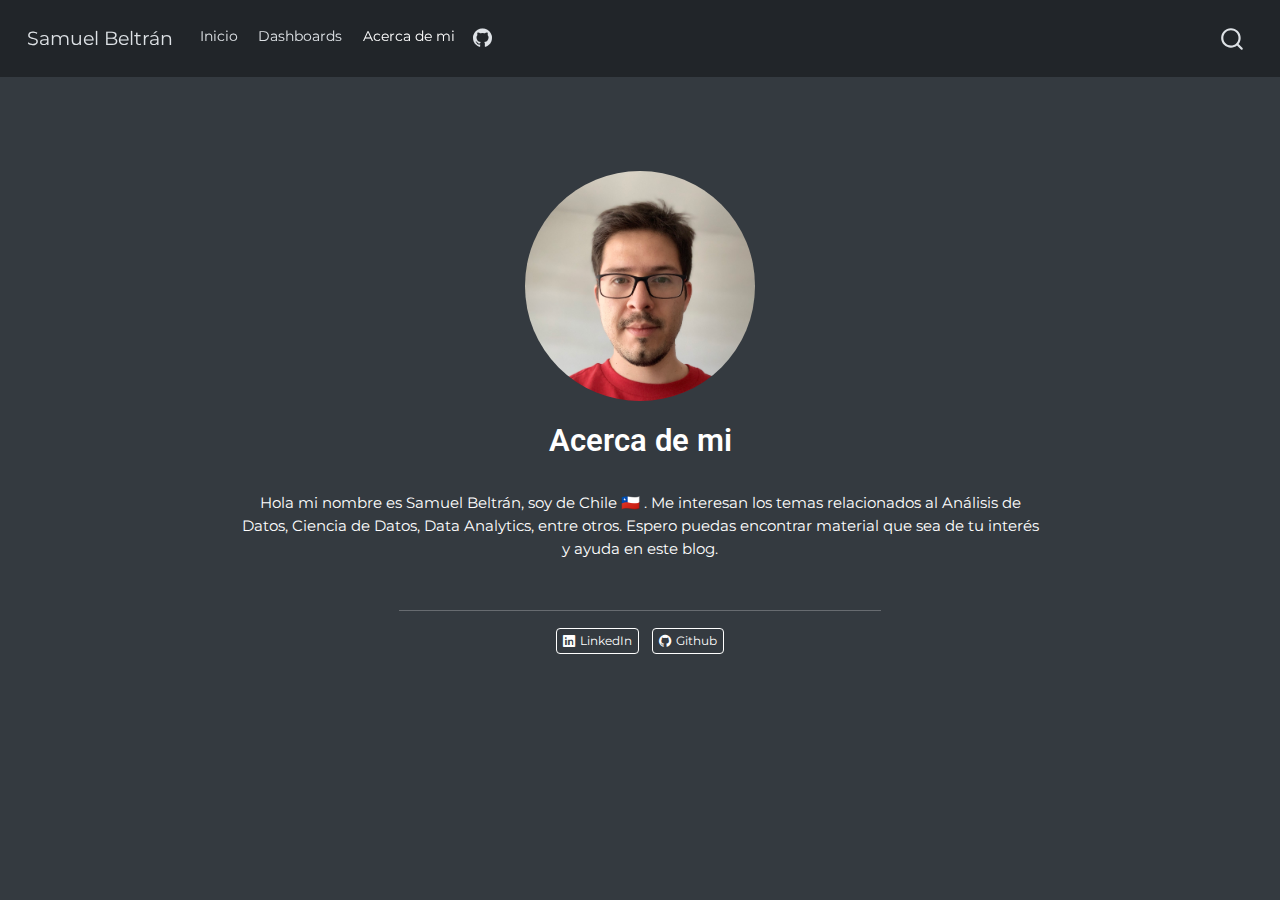
<file: docs/about.html>
<!DOCTYPE html>
<html xmlns="http://www.w3.org/1999/xhtml" lang="en" xml:lang="en"><head>

<meta charset="utf-8">
<meta name="generator" content="quarto-1.6.37">

<meta name="viewport" content="width=device-width, initial-scale=1.0, user-scalable=yes">


<title>Acerca de mi – Samuel Beltrán</title>
<style>
code{white-space: pre-wrap;}
span.smallcaps{font-variant: small-caps;}
div.columns{display: flex; gap: min(4vw, 1.5em);}
div.column{flex: auto; overflow-x: auto;}
div.hanging-indent{margin-left: 1.5em; text-indent: -1.5em;}
ul.task-list{list-style: none;}
ul.task-list li input[type="checkbox"] {
  width: 0.8em;
  margin: 0 0.8em 0.2em -1em; /* quarto-specific, see https://github.com/quarto-dev/quarto-cli/issues/4556 */ 
  vertical-align: middle;
}
</style>


<script src="site_libs/quarto-nav/quarto-nav.js"></script>
<script src="site_libs/quarto-nav/headroom.min.js"></script>
<script src="site_libs/clipboard/clipboard.min.js"></script>
<script src="site_libs/quarto-search/autocomplete.umd.js"></script>
<script src="site_libs/quarto-search/fuse.min.js"></script>
<script src="site_libs/quarto-search/quarto-search.js"></script>
<meta name="quarto:offset" content="./">
<script src="site_libs/quarto-html/quarto.js"></script>
<script src="site_libs/quarto-html/popper.min.js"></script>
<script src="site_libs/quarto-html/tippy.umd.min.js"></script>
<link href="site_libs/quarto-html/tippy.css" rel="stylesheet">
<link href="site_libs/quarto-html/quarto-syntax-highlighting-dark-43df0d6f53b733b42d37fa7808e17715.css" rel="stylesheet" id="quarto-text-highlighting-styles">
<script src="site_libs/bootstrap/bootstrap.min.js"></script>
<link href="site_libs/bootstrap/bootstrap-icons.css" rel="stylesheet">
<link href="site_libs/bootstrap/bootstrap-c0b05f9a29220726b8af44de4a031a7f.min.css" rel="stylesheet" append-hash="true" id="quarto-bootstrap" data-mode="dark">
<script id="quarto-search-options" type="application/json">{
  "location": "navbar",
  "copy-button": false,
  "collapse-after": 3,
  "panel-placement": "end",
  "type": "overlay",
  "limit": 50,
  "keyboard-shortcut": [
    "f",
    "/",
    "s"
  ],
  "show-item-context": false,
  "language": {
    "search-no-results-text": "No results",
    "search-matching-documents-text": "matching documents",
    "search-copy-link-title": "Copy link to search",
    "search-hide-matches-text": "Hide additional matches",
    "search-more-match-text": "more match in this document",
    "search-more-matches-text": "more matches in this document",
    "search-clear-button-title": "Clear",
    "search-text-placeholder": "",
    "search-detached-cancel-button-title": "Cancel",
    "search-submit-button-title": "Submit",
    "search-label": "Search"
  }
}</script>
<script async="" src="https://www.googletagmanager.com/gtag/js?id=G-PETD747FB9"></script>

<script type="text/javascript">

window.dataLayer = window.dataLayer || [];
function gtag(){dataLayer.push(arguments);}
gtag('js', new Date());
gtag('config', 'G-PETD747FB9', { 'anonymize_ip': true});
</script>


</head>

<body class="nav-fixed fullcontent">

<div id="quarto-search-results"></div>
  <header id="quarto-header" class="headroom fixed-top">
    <nav class="navbar navbar-expand-lg " data-bs-theme="dark">
      <div class="navbar-container container-fluid">
      <div class="navbar-brand-container mx-auto">
    <a class="navbar-brand" href="./index.html">
    <span class="navbar-title">Samuel Beltrán</span>
    </a>
  </div>
            <div id="quarto-search" class="" title="Search"></div>
          <button class="navbar-toggler" type="button" data-bs-toggle="collapse" data-bs-target="#navbarCollapse" aria-controls="navbarCollapse" role="menu" aria-expanded="false" aria-label="Toggle navigation" onclick="if (window.quartoToggleHeadroom) { window.quartoToggleHeadroom(); }">
  <span class="navbar-toggler-icon"></span>
</button>
          <div class="collapse navbar-collapse" id="navbarCollapse">
            <ul class="navbar-nav navbar-nav-scroll me-auto">
  <li class="nav-item">
    <a class="nav-link" href="./index.html"> 
<span class="menu-text">Inicio</span></a>
  </li>  
  <li class="nav-item">
    <a class="nav-link" href="./dashboard.html"> 
<span class="menu-text">Dashboards</span></a>
  </li>  
  <li class="nav-item">
    <a class="nav-link active" href="./about.html" aria-current="page"> 
<span class="menu-text">Acerca de mi</span></a>
  </li>  
  <li class="nav-item compact">
    <a class="nav-link" href="https://github.com/Samuelb1992"> <i class="bi bi-github" role="img">
</i> 
<span class="menu-text"></span></a>
  </li>  
</ul>
          </div> <!-- /navcollapse -->
            <div class="quarto-navbar-tools">
</div>
      </div> <!-- /container-fluid -->
    </nav>
</header>
<!-- content -->
<div id="quarto-content" class="quarto-container page-columns page-rows-contents page-layout-article page-navbar">
<!-- sidebar -->
<!-- margin-sidebar -->
    
<!-- main -->
<div class="quarto-about-jolla">
  <img src="IMG_6309.jpg" class="about-image
  round " style="height: 15em; width: 15em;">
 <header id="title-block-header" class="quarto-title-block default">
<div class="quarto-title">
<h1 class="title">Acerca de mi</h1>
</div>
<div class="quarto-title-meta">
  </div>
</header><main class="content" id="quarto-document-content">
<p>Hola mi nombre es Samuel Beltrán, soy de Chile 🇨🇱 . Me interesan los temas relacionados al Análisis de Datos, Ciencia de Datos, Data Analytics, entre otros. Espero puedas encontrar material que sea de tu interés y ayuda en este blog.</p>


</main> 
  <hr class="about-sep">
   <div class="about-links">
  <a href="https://www.linkedin.com/in/samuelbeltranlastra/" class="about-link" rel="" target="">
    <i class="bi bi-linkedin"></i>
     <span class="about-link-text">LinkedIn</span>
  </a>
  <a href="https://github.com/Samuelb1992" class="about-link" rel="" target="">
    <i class="bi bi-github"></i>
     <span class="about-link-text">Github</span>
  </a>
</div>
</div>
 <!-- /main -->
<script id="quarto-html-after-body" type="application/javascript">
window.document.addEventListener("DOMContentLoaded", function (event) {
  const toggleBodyColorMode = (bsSheetEl) => {
    const mode = bsSheetEl.getAttribute("data-mode");
    const bodyEl = window.document.querySelector("body");
    if (mode === "dark") {
      bodyEl.classList.add("quarto-dark");
      bodyEl.classList.remove("quarto-light");
    } else {
      bodyEl.classList.add("quarto-light");
      bodyEl.classList.remove("quarto-dark");
    }
  }
  const toggleBodyColorPrimary = () => {
    const bsSheetEl = window.document.querySelector("link#quarto-bootstrap");
    if (bsSheetEl) {
      toggleBodyColorMode(bsSheetEl);
    }
  }
  toggleBodyColorPrimary();  
  const isCodeAnnotation = (el) => {
    for (const clz of el.classList) {
      if (clz.startsWith('code-annotation-')) {                     
        return true;
      }
    }
    return false;
  }
  const onCopySuccess = function(e) {
    // button target
    const button = e.trigger;
    // don't keep focus
    button.blur();
    // flash "checked"
    button.classList.add('code-copy-button-checked');
    var currentTitle = button.getAttribute("title");
    button.setAttribute("title", "Copied!");
    let tooltip;
    if (window.bootstrap) {
      button.setAttribute("data-bs-toggle", "tooltip");
      button.setAttribute("data-bs-placement", "left");
      button.setAttribute("data-bs-title", "Copied!");
      tooltip = new bootstrap.Tooltip(button, 
        { trigger: "manual", 
          customClass: "code-copy-button-tooltip",
          offset: [0, -8]});
      tooltip.show();    
    }
    setTimeout(function() {
      if (tooltip) {
        tooltip.hide();
        button.removeAttribute("data-bs-title");
        button.removeAttribute("data-bs-toggle");
        button.removeAttribute("data-bs-placement");
      }
      button.setAttribute("title", currentTitle);
      button.classList.remove('code-copy-button-checked');
    }, 1000);
    // clear code selection
    e.clearSelection();
  }
  const getTextToCopy = function(trigger) {
      const codeEl = trigger.previousElementSibling.cloneNode(true);
      for (const childEl of codeEl.children) {
        if (isCodeAnnotation(childEl)) {
          childEl.remove();
        }
      }
      return codeEl.innerText;
  }
  const clipboard = new window.ClipboardJS('.code-copy-button:not([data-in-quarto-modal])', {
    text: getTextToCopy
  });
  clipboard.on('success', onCopySuccess);
  if (window.document.getElementById('quarto-embedded-source-code-modal')) {
    const clipboardModal = new window.ClipboardJS('.code-copy-button[data-in-quarto-modal]', {
      text: getTextToCopy,
      container: window.document.getElementById('quarto-embedded-source-code-modal')
    });
    clipboardModal.on('success', onCopySuccess);
  }
    var localhostRegex = new RegExp(/^(?:http|https):\/\/localhost\:?[0-9]*\//);
    var mailtoRegex = new RegExp(/^mailto:/);
      var filterRegex = new RegExp('/' + window.location.host + '/');
    var isInternal = (href) => {
        return filterRegex.test(href) || localhostRegex.test(href) || mailtoRegex.test(href);
    }
    // Inspect non-navigation links and adorn them if external
 	var links = window.document.querySelectorAll('a[href]:not(.nav-link):not(.navbar-brand):not(.toc-action):not(.sidebar-link):not(.sidebar-item-toggle):not(.pagination-link):not(.no-external):not([aria-hidden]):not(.dropdown-item):not(.quarto-navigation-tool):not(.about-link)');
    for (var i=0; i<links.length; i++) {
      const link = links[i];
      if (!isInternal(link.href)) {
        // undo the damage that might have been done by quarto-nav.js in the case of
        // links that we want to consider external
        if (link.dataset.originalHref !== undefined) {
          link.href = link.dataset.originalHref;
        }
      }
    }
  function tippyHover(el, contentFn, onTriggerFn, onUntriggerFn) {
    const config = {
      allowHTML: true,
      maxWidth: 500,
      delay: 100,
      arrow: false,
      appendTo: function(el) {
          return el.parentElement;
      },
      interactive: true,
      interactiveBorder: 10,
      theme: 'quarto',
      placement: 'bottom-start',
    };
    if (contentFn) {
      config.content = contentFn;
    }
    if (onTriggerFn) {
      config.onTrigger = onTriggerFn;
    }
    if (onUntriggerFn) {
      config.onUntrigger = onUntriggerFn;
    }
    window.tippy(el, config); 
  }
  const noterefs = window.document.querySelectorAll('a[role="doc-noteref"]');
  for (var i=0; i<noterefs.length; i++) {
    const ref = noterefs[i];
    tippyHover(ref, function() {
      // use id or data attribute instead here
      let href = ref.getAttribute('data-footnote-href') || ref.getAttribute('href');
      try { href = new URL(href).hash; } catch {}
      const id = href.replace(/^#\/?/, "");
      const note = window.document.getElementById(id);
      if (note) {
        return note.innerHTML;
      } else {
        return "";
      }
    });
  }
  const xrefs = window.document.querySelectorAll('a.quarto-xref');
  const processXRef = (id, note) => {
    // Strip column container classes
    const stripColumnClz = (el) => {
      el.classList.remove("page-full", "page-columns");
      if (el.children) {
        for (const child of el.children) {
          stripColumnClz(child);
        }
      }
    }
    stripColumnClz(note)
    if (id === null || id.startsWith('sec-')) {
      // Special case sections, only their first couple elements
      const container = document.createElement("div");
      if (note.children && note.children.length > 2) {
        container.appendChild(note.children[0].cloneNode(true));
        for (let i = 1; i < note.children.length; i++) {
          const child = note.children[i];
          if (child.tagName === "P" && child.innerText === "") {
            continue;
          } else {
            container.appendChild(child.cloneNode(true));
            break;
          }
        }
        if (window.Quarto?.typesetMath) {
          window.Quarto.typesetMath(container);
        }
        return container.innerHTML
      } else {
        if (window.Quarto?.typesetMath) {
          window.Quarto.typesetMath(note);
        }
        return note.innerHTML;
      }
    } else {
      // Remove any anchor links if they are present
      const anchorLink = note.querySelector('a.anchorjs-link');
      if (anchorLink) {
        anchorLink.remove();
      }
      if (window.Quarto?.typesetMath) {
        window.Quarto.typesetMath(note);
      }
      if (note.classList.contains("callout")) {
        return note.outerHTML;
      } else {
        return note.innerHTML;
      }
    }
  }
  for (var i=0; i<xrefs.length; i++) {
    const xref = xrefs[i];
    tippyHover(xref, undefined, function(instance) {
      instance.disable();
      let url = xref.getAttribute('href');
      let hash = undefined; 
      if (url.startsWith('#')) {
        hash = url;
      } else {
        try { hash = new URL(url).hash; } catch {}
      }
      if (hash) {
        const id = hash.replace(/^#\/?/, "");
        const note = window.document.getElementById(id);
        if (note !== null) {
          try {
            const html = processXRef(id, note.cloneNode(true));
            instance.setContent(html);
          } finally {
            instance.enable();
            instance.show();
          }
        } else {
          // See if we can fetch this
          fetch(url.split('#')[0])
          .then(res => res.text())
          .then(html => {
            const parser = new DOMParser();
            const htmlDoc = parser.parseFromString(html, "text/html");
            const note = htmlDoc.getElementById(id);
            if (note !== null) {
              const html = processXRef(id, note);
              instance.setContent(html);
            } 
          }).finally(() => {
            instance.enable();
            instance.show();
          });
        }
      } else {
        // See if we can fetch a full url (with no hash to target)
        // This is a special case and we should probably do some content thinning / targeting
        fetch(url)
        .then(res => res.text())
        .then(html => {
          const parser = new DOMParser();
          const htmlDoc = parser.parseFromString(html, "text/html");
          const note = htmlDoc.querySelector('main.content');
          if (note !== null) {
            // This should only happen for chapter cross references
            // (since there is no id in the URL)
            // remove the first header
            if (note.children.length > 0 && note.children[0].tagName === "HEADER") {
              note.children[0].remove();
            }
            const html = processXRef(null, note);
            instance.setContent(html);
          } 
        }).finally(() => {
          instance.enable();
          instance.show();
        });
      }
    }, function(instance) {
    });
  }
      let selectedAnnoteEl;
      const selectorForAnnotation = ( cell, annotation) => {
        let cellAttr = 'data-code-cell="' + cell + '"';
        let lineAttr = 'data-code-annotation="' +  annotation + '"';
        const selector = 'span[' + cellAttr + '][' + lineAttr + ']';
        return selector;
      }
      const selectCodeLines = (annoteEl) => {
        const doc = window.document;
        const targetCell = annoteEl.getAttribute("data-target-cell");
        const targetAnnotation = annoteEl.getAttribute("data-target-annotation");
        const annoteSpan = window.document.querySelector(selectorForAnnotation(targetCell, targetAnnotation));
        const lines = annoteSpan.getAttribute("data-code-lines").split(",");
        const lineIds = lines.map((line) => {
          return targetCell + "-" + line;
        })
        let top = null;
        let height = null;
        let parent = null;
        if (lineIds.length > 0) {
            //compute the position of the single el (top and bottom and make a div)
            const el = window.document.getElementById(lineIds[0]);
            top = el.offsetTop;
            height = el.offsetHeight;
            parent = el.parentElement.parentElement;
          if (lineIds.length > 1) {
            const lastEl = window.document.getElementById(lineIds[lineIds.length - 1]);
            const bottom = lastEl.offsetTop + lastEl.offsetHeight;
            height = bottom - top;
          }
          if (top !== null && height !== null && parent !== null) {
            // cook up a div (if necessary) and position it 
            let div = window.document.getElementById("code-annotation-line-highlight");
            if (div === null) {
              div = window.document.createElement("div");
              div.setAttribute("id", "code-annotation-line-highlight");
              div.style.position = 'absolute';
              parent.appendChild(div);
            }
            div.style.top = top - 2 + "px";
            div.style.height = height + 4 + "px";
            div.style.left = 0;
            let gutterDiv = window.document.getElementById("code-annotation-line-highlight-gutter");
            if (gutterDiv === null) {
              gutterDiv = window.document.createElement("div");
              gutterDiv.setAttribute("id", "code-annotation-line-highlight-gutter");
              gutterDiv.style.position = 'absolute';
              const codeCell = window.document.getElementById(targetCell);
              const gutter = codeCell.querySelector('.code-annotation-gutter');
              gutter.appendChild(gutterDiv);
            }
            gutterDiv.style.top = top - 2 + "px";
            gutterDiv.style.height = height + 4 + "px";
          }
          selectedAnnoteEl = annoteEl;
        }
      };
      const unselectCodeLines = () => {
        const elementsIds = ["code-annotation-line-highlight", "code-annotation-line-highlight-gutter"];
        elementsIds.forEach((elId) => {
          const div = window.document.getElementById(elId);
          if (div) {
            div.remove();
          }
        });
        selectedAnnoteEl = undefined;
      };
        // Handle positioning of the toggle
    window.addEventListener(
      "resize",
      throttle(() => {
        elRect = undefined;
        if (selectedAnnoteEl) {
          selectCodeLines(selectedAnnoteEl);
        }
      }, 10)
    );
    function throttle(fn, ms) {
    let throttle = false;
    let timer;
      return (...args) => {
        if(!throttle) { // first call gets through
            fn.apply(this, args);
            throttle = true;
        } else { // all the others get throttled
            if(timer) clearTimeout(timer); // cancel #2
            timer = setTimeout(() => {
              fn.apply(this, args);
              timer = throttle = false;
            }, ms);
        }
      };
    }
      // Attach click handler to the DT
      const annoteDls = window.document.querySelectorAll('dt[data-target-cell]');
      for (const annoteDlNode of annoteDls) {
        annoteDlNode.addEventListener('click', (event) => {
          const clickedEl = event.target;
          if (clickedEl !== selectedAnnoteEl) {
            unselectCodeLines();
            const activeEl = window.document.querySelector('dt[data-target-cell].code-annotation-active');
            if (activeEl) {
              activeEl.classList.remove('code-annotation-active');
            }
            selectCodeLines(clickedEl);
            clickedEl.classList.add('code-annotation-active');
          } else {
            // Unselect the line
            unselectCodeLines();
            clickedEl.classList.remove('code-annotation-active');
          }
        });
      }
  const findCites = (el) => {
    const parentEl = el.parentElement;
    if (parentEl) {
      const cites = parentEl.dataset.cites;
      if (cites) {
        return {
          el,
          cites: cites.split(' ')
        };
      } else {
        return findCites(el.parentElement)
      }
    } else {
      return undefined;
    }
  };
  var bibliorefs = window.document.querySelectorAll('a[role="doc-biblioref"]');
  for (var i=0; i<bibliorefs.length; i++) {
    const ref = bibliorefs[i];
    const citeInfo = findCites(ref);
    if (citeInfo) {
      tippyHover(citeInfo.el, function() {
        var popup = window.document.createElement('div');
        citeInfo.cites.forEach(function(cite) {
          var citeDiv = window.document.createElement('div');
          citeDiv.classList.add('hanging-indent');
          citeDiv.classList.add('csl-entry');
          var biblioDiv = window.document.getElementById('ref-' + cite);
          if (biblioDiv) {
            citeDiv.innerHTML = biblioDiv.innerHTML;
          }
          popup.appendChild(citeDiv);
        });
        return popup.innerHTML;
      });
    }
  }
});
</script>
</div> <!-- /content -->




</body></html>
</file>
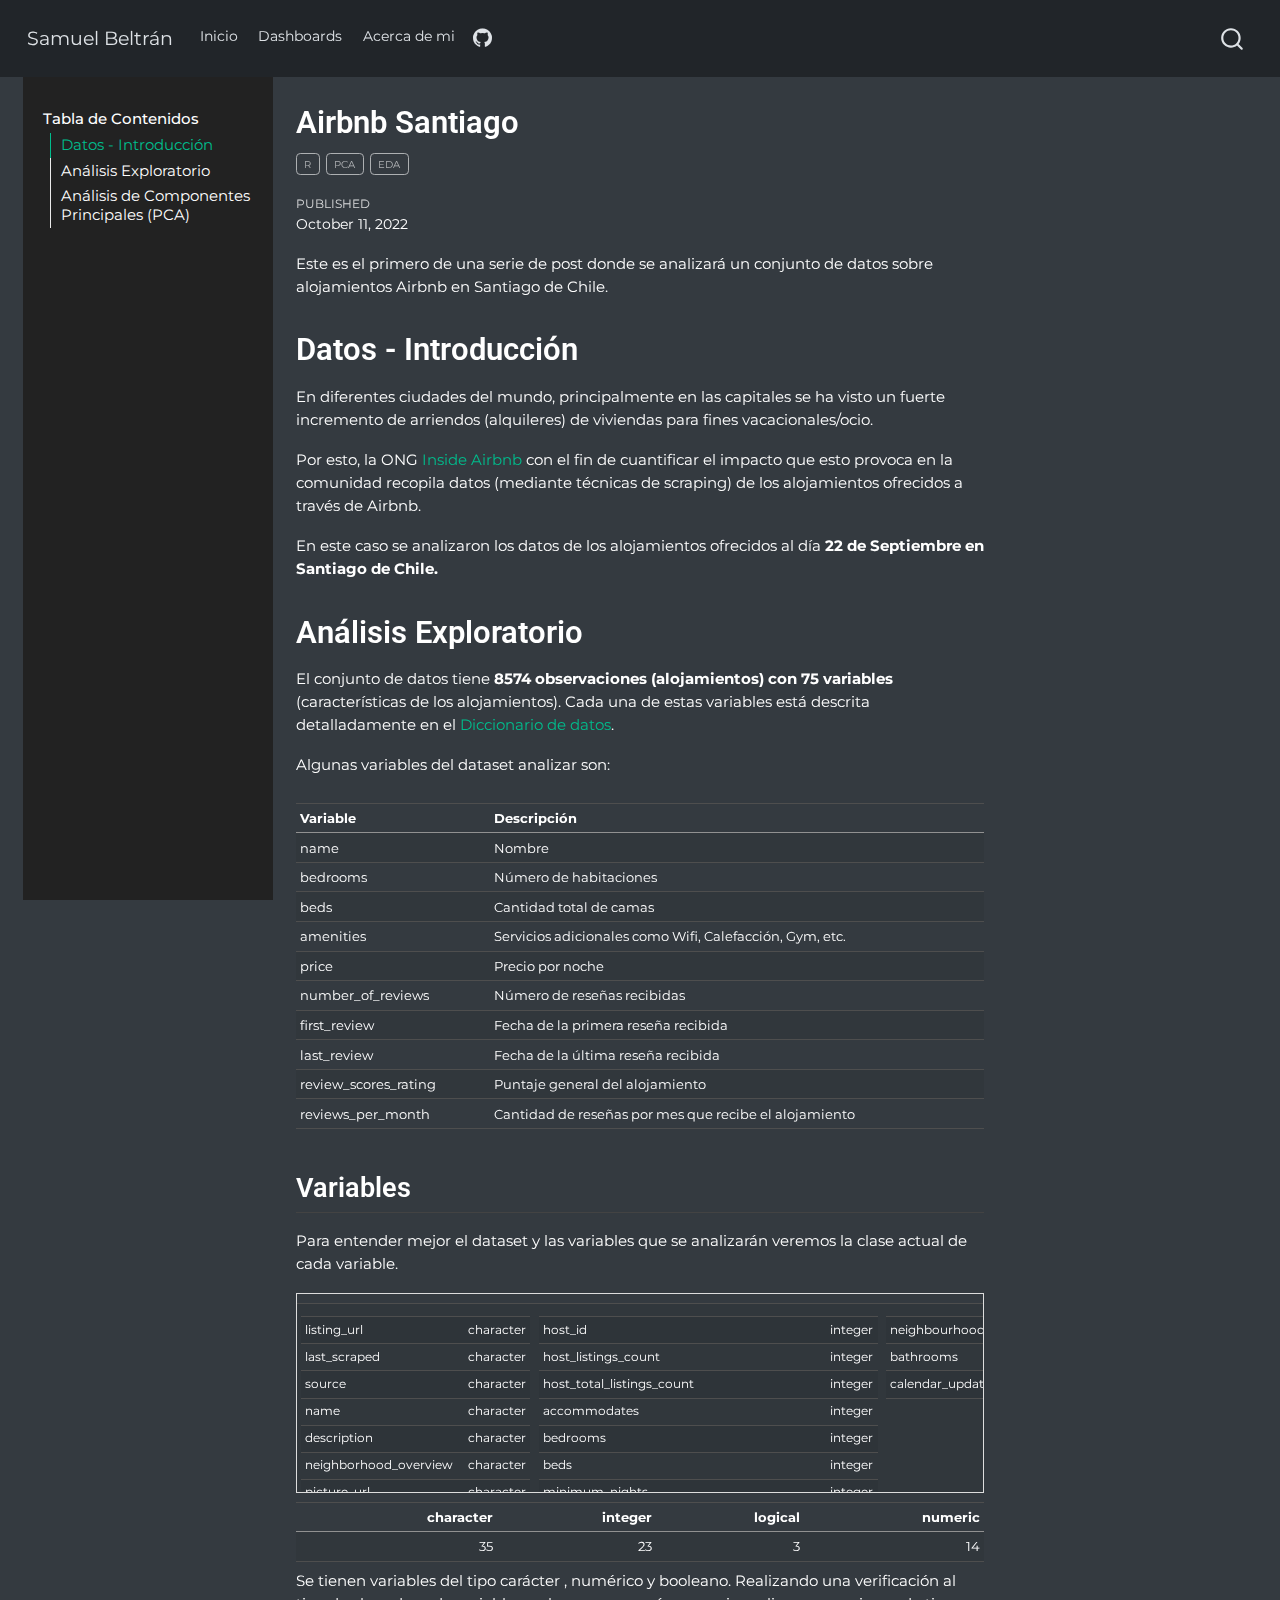
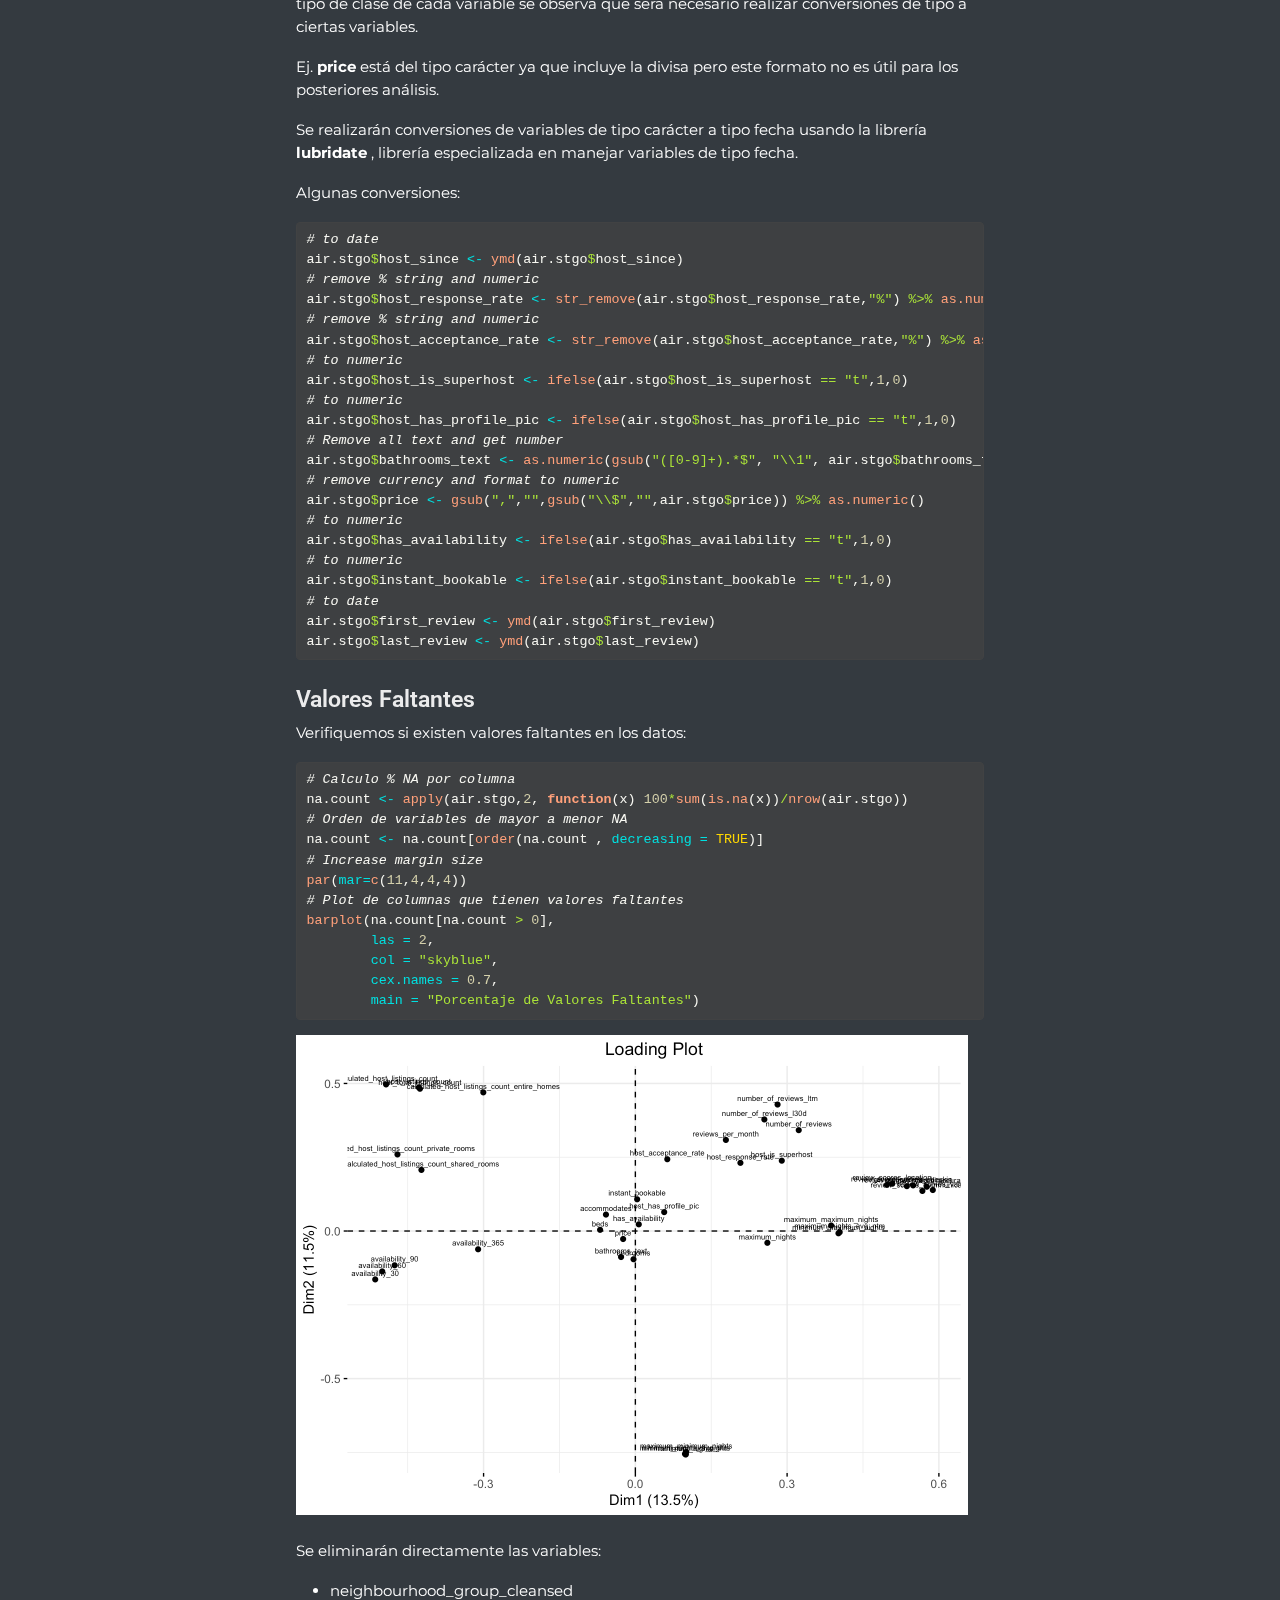
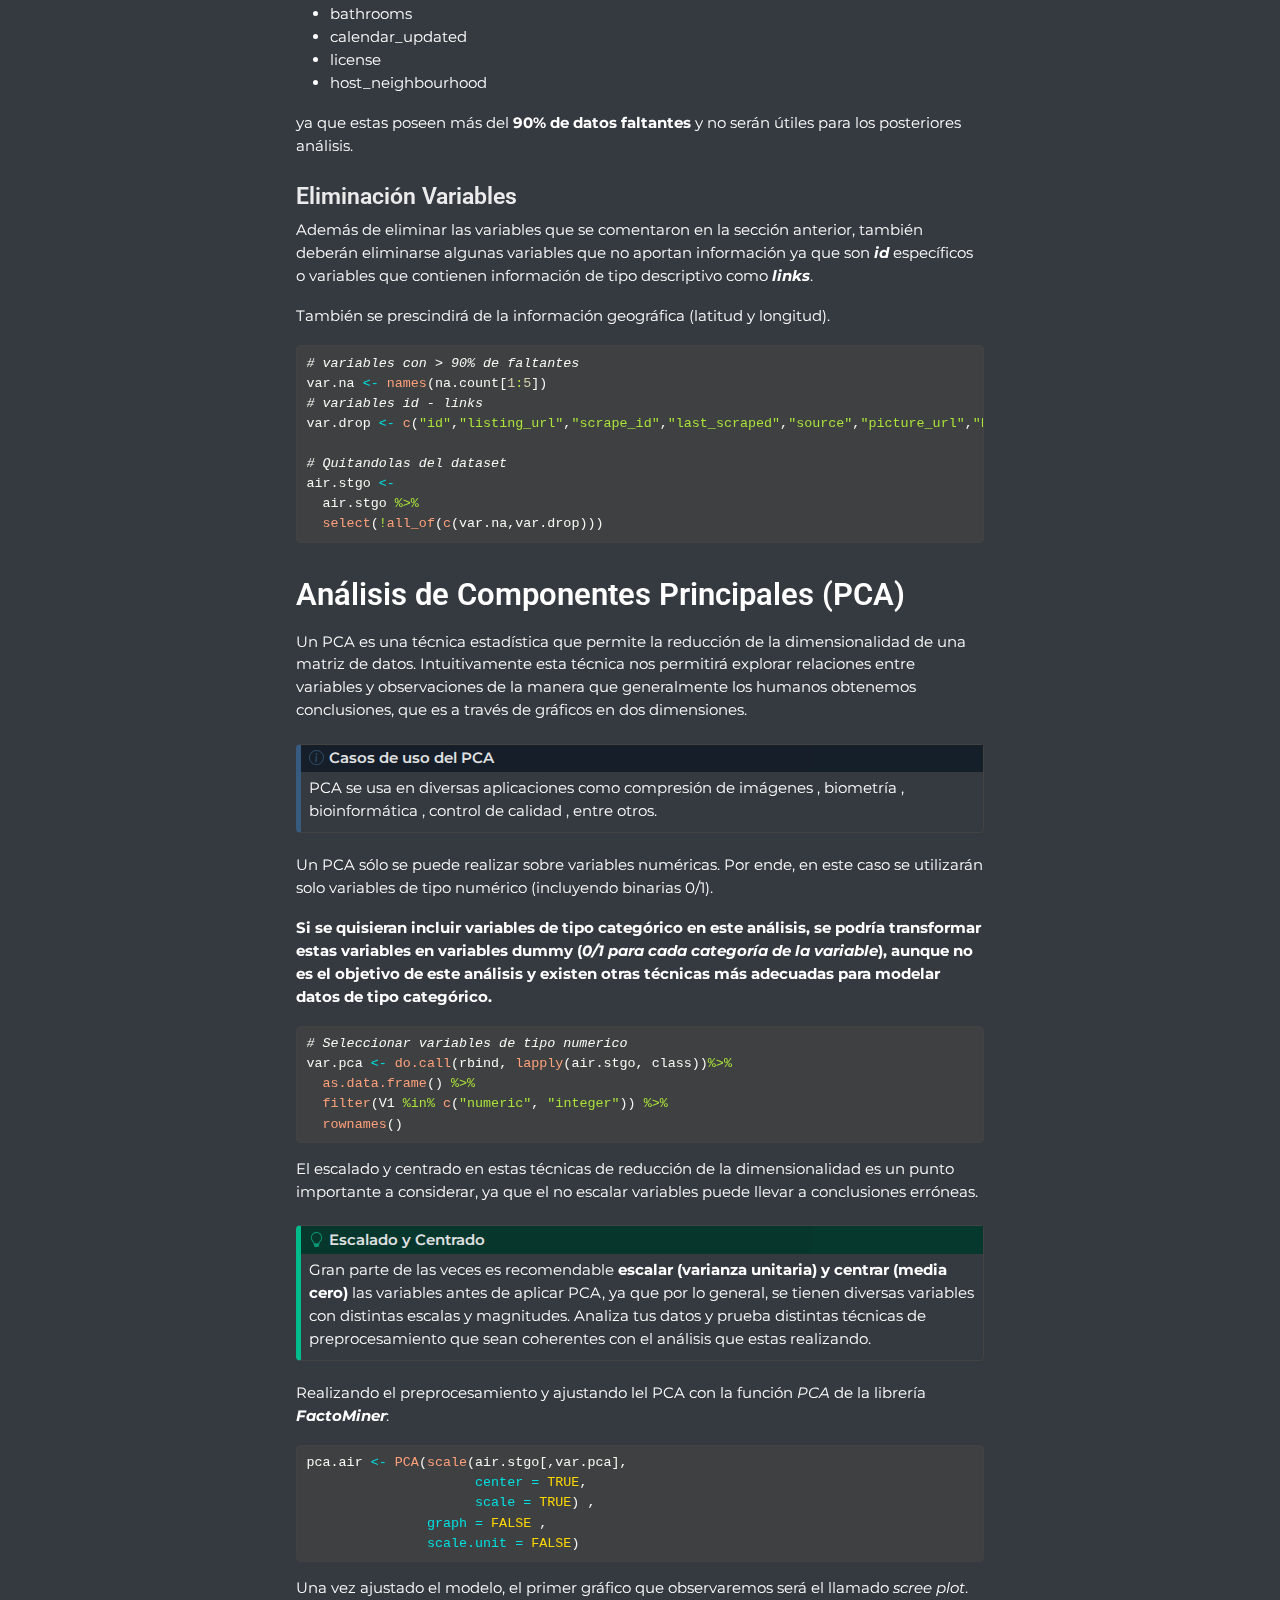
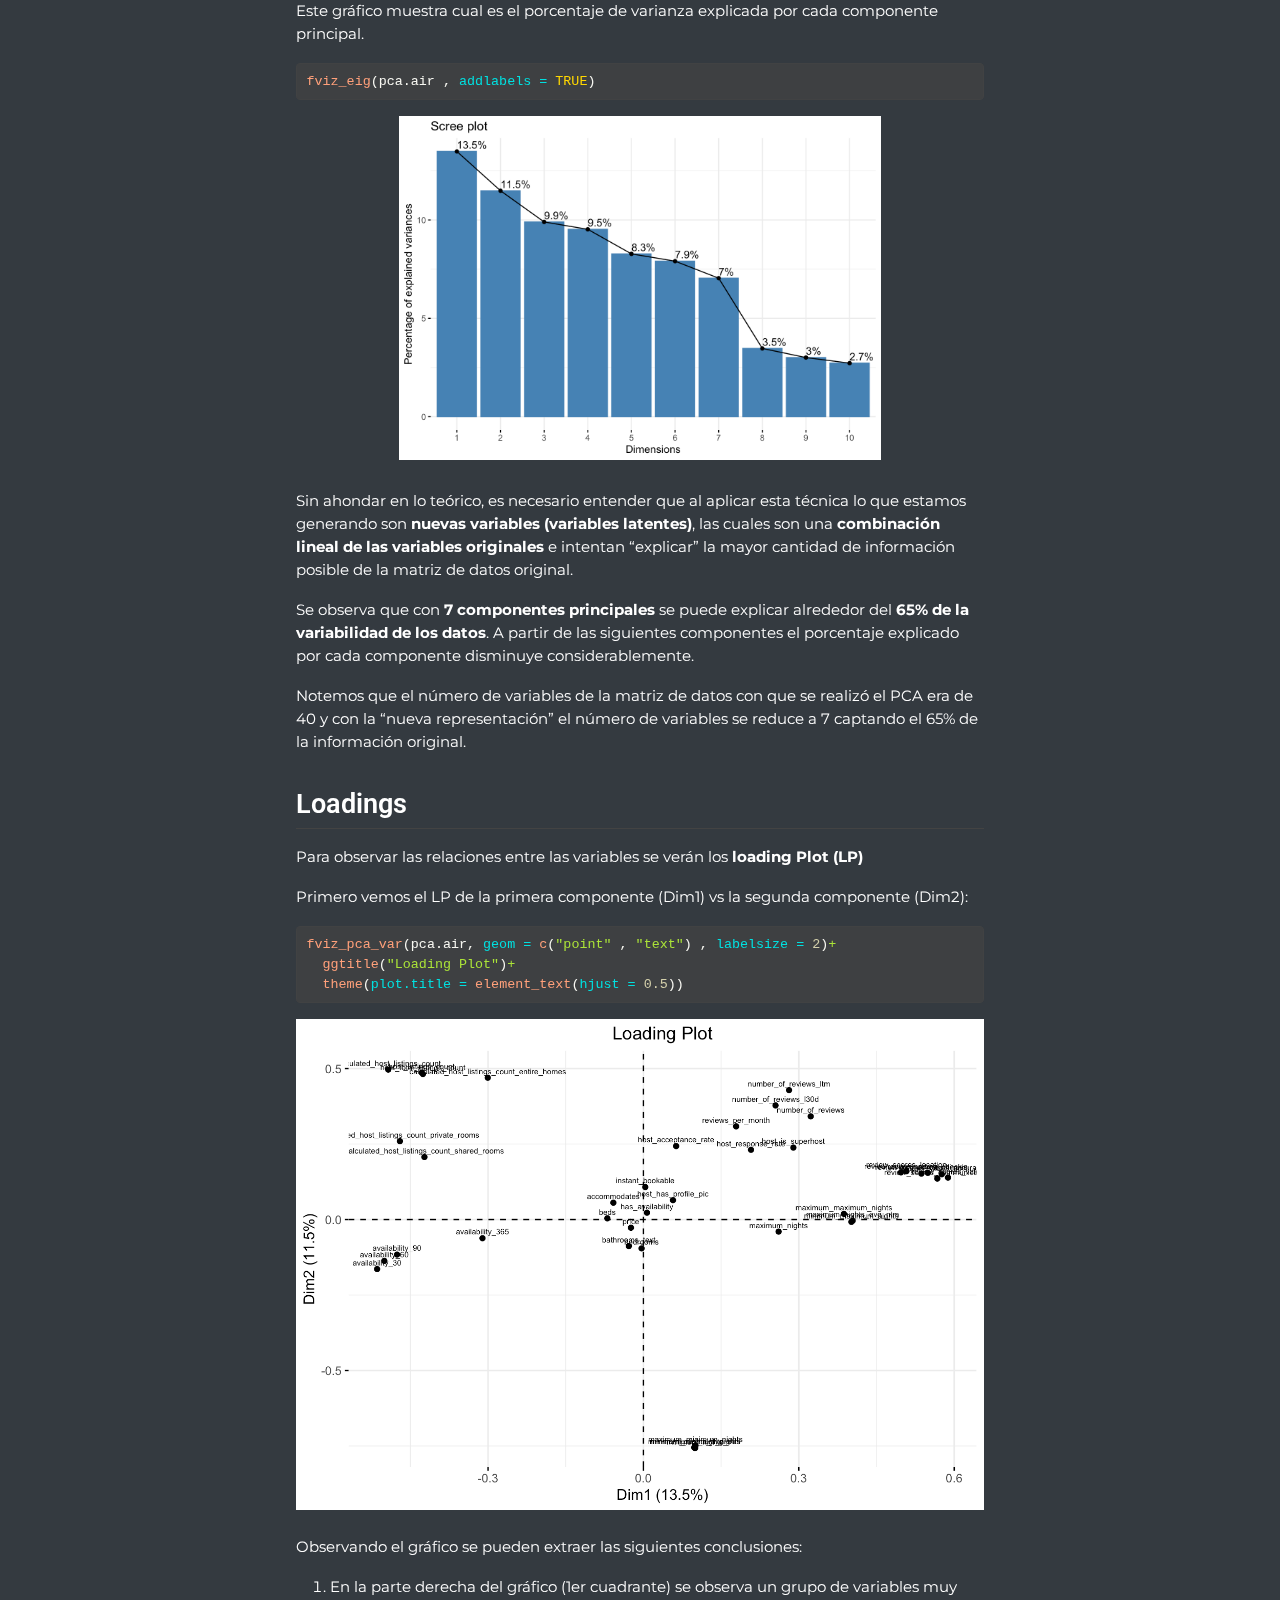
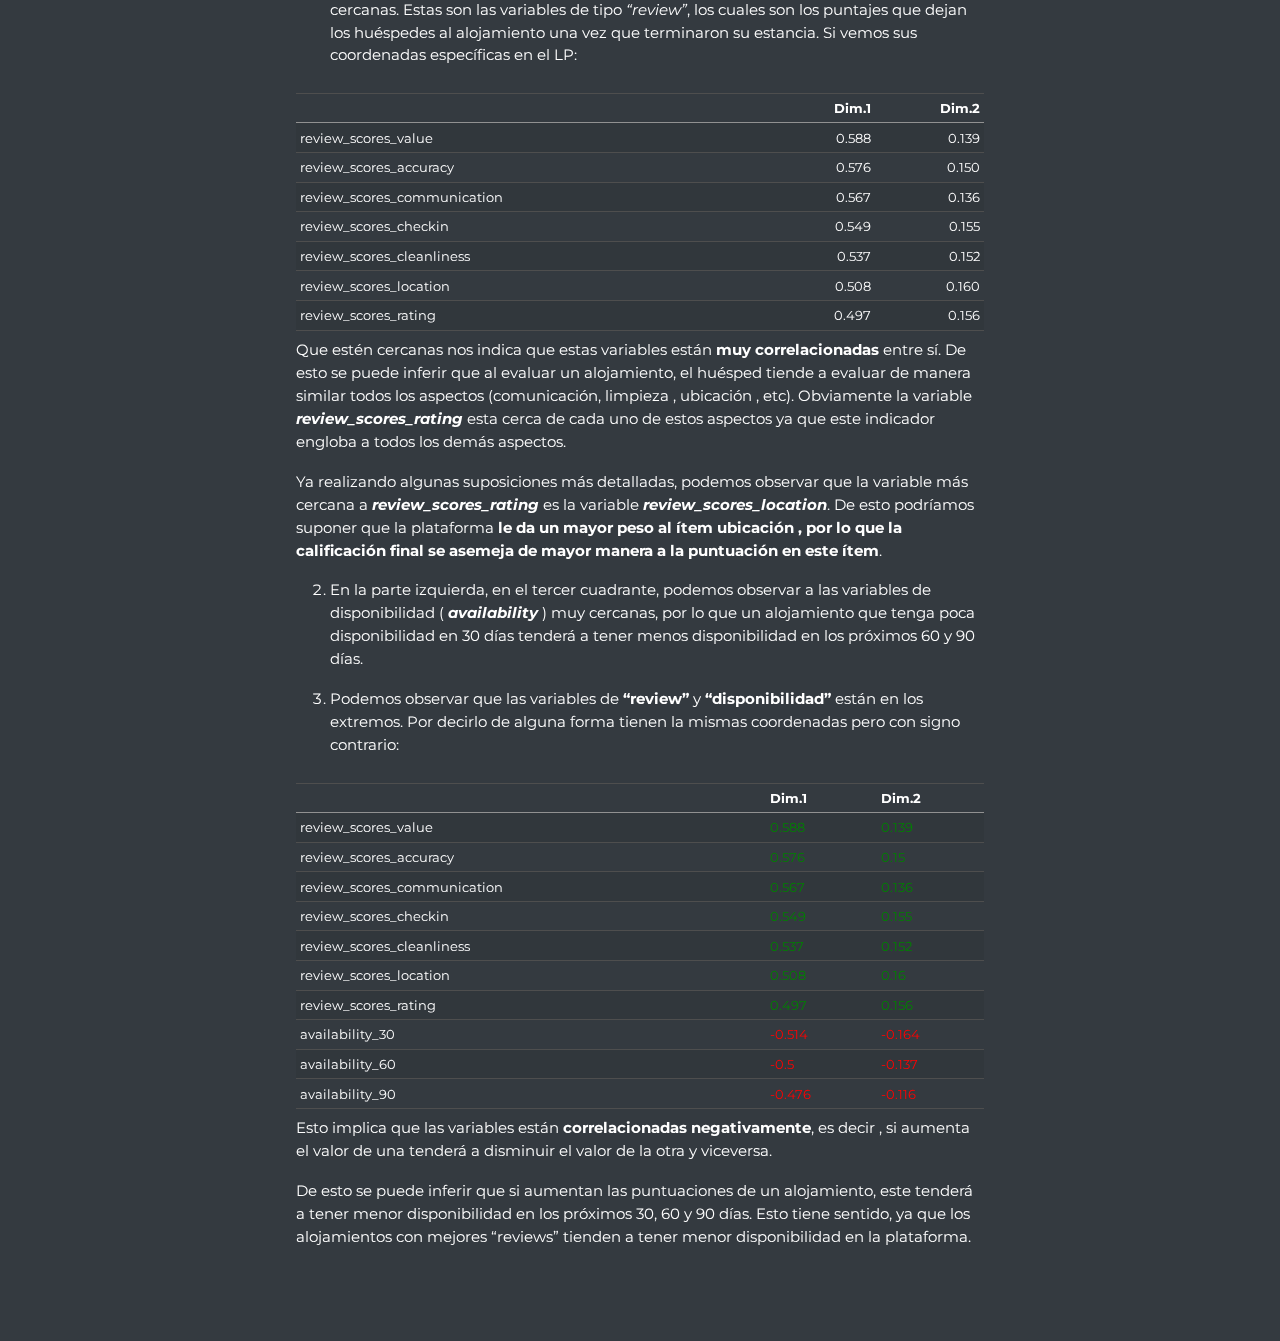
<file: docs/posts/data-airbnb-santiago/airbnb.html>
<!DOCTYPE html>
<html xmlns="http://www.w3.org/1999/xhtml" lang="en" xml:lang="en"><head>

<meta charset="utf-8">
<meta name="generator" content="quarto-1.6.37">

<meta name="viewport" content="width=device-width, initial-scale=1.0, user-scalable=yes">

<meta name="dcterms.date" content="2022-10-11">

<title>Airbnb Santiago – Samuel Beltrán</title>
<style>
code{white-space: pre-wrap;}
span.smallcaps{font-variant: small-caps;}
div.columns{display: flex; gap: min(4vw, 1.5em);}
div.column{flex: auto; overflow-x: auto;}
div.hanging-indent{margin-left: 1.5em; text-indent: -1.5em;}
ul.task-list{list-style: none;}
ul.task-list li input[type="checkbox"] {
  width: 0.8em;
  margin: 0 0.8em 0.2em -1em; /* quarto-specific, see https://github.com/quarto-dev/quarto-cli/issues/4556 */ 
  vertical-align: middle;
}
/* CSS for syntax highlighting */
pre > code.sourceCode { white-space: pre; position: relative; }
pre > code.sourceCode > span { line-height: 1.25; }
pre > code.sourceCode > span:empty { height: 1.2em; }
.sourceCode { overflow: visible; }
code.sourceCode > span { color: inherit; text-decoration: inherit; }
div.sourceCode { margin: 1em 0; }
pre.sourceCode { margin: 0; }
@media screen {
div.sourceCode { overflow: auto; }
}
@media print {
pre > code.sourceCode { white-space: pre-wrap; }
pre > code.sourceCode > span { display: inline-block; text-indent: -5em; padding-left: 5em; }
}
pre.numberSource code
  { counter-reset: source-line 0; }
pre.numberSource code > span
  { position: relative; left: -4em; counter-increment: source-line; }
pre.numberSource code > span > a:first-child::before
  { content: counter(source-line);
    position: relative; left: -1em; text-align: right; vertical-align: baseline;
    border: none; display: inline-block;
    -webkit-touch-callout: none; -webkit-user-select: none;
    -khtml-user-select: none; -moz-user-select: none;
    -ms-user-select: none; user-select: none;
    padding: 0 4px; width: 4em;
  }
pre.numberSource { margin-left: 3em;  padding-left: 4px; }
div.sourceCode
  {   }
@media screen {
pre > code.sourceCode > span > a:first-child::before { text-decoration: underline; }
}
</style>


<script src="../../site_libs/quarto-nav/quarto-nav.js"></script>
<script src="../../site_libs/quarto-nav/headroom.min.js"></script>
<script src="../../site_libs/clipboard/clipboard.min.js"></script>
<script src="../../site_libs/quarto-search/autocomplete.umd.js"></script>
<script src="../../site_libs/quarto-search/fuse.min.js"></script>
<script src="../../site_libs/quarto-search/quarto-search.js"></script>
<meta name="quarto:offset" content="../../">
<script src="../../site_libs/quarto-html/quarto.js"></script>
<script src="../../site_libs/quarto-html/popper.min.js"></script>
<script src="../../site_libs/quarto-html/tippy.umd.min.js"></script>
<script src="../../site_libs/quarto-html/anchor.min.js"></script>
<link href="../../site_libs/quarto-html/tippy.css" rel="stylesheet">
<link href="../../site_libs/quarto-html/quarto-syntax-highlighting-dark-43df0d6f53b733b42d37fa7808e17715.css" rel="stylesheet" id="quarto-text-highlighting-styles">
<script src="../../site_libs/bootstrap/bootstrap.min.js"></script>
<link href="../../site_libs/bootstrap/bootstrap-icons.css" rel="stylesheet">
<link href="../../site_libs/bootstrap/bootstrap-c0b05f9a29220726b8af44de4a031a7f.min.css" rel="stylesheet" append-hash="true" id="quarto-bootstrap" data-mode="dark">
<script id="quarto-search-options" type="application/json">{
  "location": "navbar",
  "copy-button": false,
  "collapse-after": 3,
  "panel-placement": "end",
  "type": "overlay",
  "limit": 50,
  "keyboard-shortcut": [
    "f",
    "/",
    "s"
  ],
  "show-item-context": false,
  "language": {
    "search-no-results-text": "No results",
    "search-matching-documents-text": "matching documents",
    "search-copy-link-title": "Copy link to search",
    "search-hide-matches-text": "Hide additional matches",
    "search-more-match-text": "more match in this document",
    "search-more-matches-text": "more matches in this document",
    "search-clear-button-title": "Clear",
    "search-text-placeholder": "",
    "search-detached-cancel-button-title": "Cancel",
    "search-submit-button-title": "Submit",
    "search-label": "Search"
  }
}</script>
<script async="" src="https://www.googletagmanager.com/gtag/js?id=G-PETD747FB9"></script>

<script type="text/javascript">

window.dataLayer = window.dataLayer || [];
function gtag(){dataLayer.push(arguments);}
gtag('js', new Date());
gtag('config', 'G-PETD747FB9', { 'anonymize_ip': true});
</script>
<script src="../../site_libs/kePrint-0.0.1/kePrint.js"></script>
<link href="../../site_libs/lightable-0.0.1/lightable.css" rel="stylesheet">


</head>

<body class="floating nav-fixed">

<div id="quarto-search-results"></div>
  <header id="quarto-header" class="headroom fixed-top">
    <nav class="navbar navbar-expand-lg " data-bs-theme="dark">
      <div class="navbar-container container-fluid">
      <div class="navbar-brand-container mx-auto">
    <a class="navbar-brand" href="../../index.html">
    <span class="navbar-title">Samuel Beltrán</span>
    </a>
  </div>
            <div id="quarto-search" class="" title="Search"></div>
          <button class="navbar-toggler" type="button" data-bs-toggle="collapse" data-bs-target="#navbarCollapse" aria-controls="navbarCollapse" role="menu" aria-expanded="false" aria-label="Toggle navigation" onclick="if (window.quartoToggleHeadroom) { window.quartoToggleHeadroom(); }">
  <span class="navbar-toggler-icon"></span>
</button>
          <div class="collapse navbar-collapse" id="navbarCollapse">
            <ul class="navbar-nav navbar-nav-scroll me-auto">
  <li class="nav-item">
    <a class="nav-link" href="../../index.html"> 
<span class="menu-text">Inicio</span></a>
  </li>  
  <li class="nav-item">
    <a class="nav-link" href="../../dashboard.html"> 
<span class="menu-text">Dashboards</span></a>
  </li>  
  <li class="nav-item">
    <a class="nav-link" href="../../about.html"> 
<span class="menu-text">Acerca de mi</span></a>
  </li>  
  <li class="nav-item compact">
    <a class="nav-link" href="https://github.com/Samuelb1992"> <i class="bi bi-github" role="img">
</i> 
<span class="menu-text"></span></a>
  </li>  
</ul>
          </div> <!-- /navcollapse -->
            <div class="quarto-navbar-tools">
</div>
      </div> <!-- /container-fluid -->
    </nav>
</header>
<!-- content -->
<div id="quarto-content" class="quarto-container page-columns page-rows-contents page-layout-article page-navbar">
<!-- sidebar -->
  <nav id="quarto-sidebar" class="sidebar collapse collapse-horizontal quarto-sidebar-collapse-item sidebar-navigation floating overflow-auto">
    <nav id="TOC" role="doc-toc" class="toc-active">
    <h2 id="toc-title">Tabla de Contenidos</h2>
   
  <ul>
  <li><a href="#datos---introducción" id="toc-datos---introducción" class="nav-link active" data-scroll-target="#datos---introducción">Datos - Introducción</a></li>
  <li><a href="#análisis-exploratorio" id="toc-análisis-exploratorio" class="nav-link" data-scroll-target="#análisis-exploratorio">Análisis Exploratorio</a>
  <ul class="collapse">
  <li><a href="#variables" id="toc-variables" class="nav-link" data-scroll-target="#variables">Variables</a>
  <ul class="collapse">
  <li><a href="#valores-faltantes" id="toc-valores-faltantes" class="nav-link" data-scroll-target="#valores-faltantes">Valores Faltantes</a></li>
  <li><a href="#eliminación-variables" id="toc-eliminación-variables" class="nav-link" data-scroll-target="#eliminación-variables">Eliminación Variables</a></li>
  </ul></li>
  </ul></li>
  <li><a href="#análisis-de-componentes-principales-pca" id="toc-análisis-de-componentes-principales-pca" class="nav-link" data-scroll-target="#análisis-de-componentes-principales-pca">Análisis de Componentes Principales (PCA)</a>
  <ul class="collapse">
  <li><a href="#loadings" id="toc-loadings" class="nav-link" data-scroll-target="#loadings">Loadings</a></li>
  </ul></li>
  </ul>
</nav>
</nav>
<div id="quarto-sidebar-glass" class="quarto-sidebar-collapse-item" data-bs-toggle="collapse" data-bs-target=".quarto-sidebar-collapse-item"></div>
<!-- margin-sidebar -->
    <div id="quarto-margin-sidebar" class="sidebar margin-sidebar zindex-bottom">
    </div>
<!-- main -->
<main class="content" id="quarto-document-content">

<header id="title-block-header" class="quarto-title-block default">
<div class="quarto-title">
<h1 class="title">Airbnb Santiago</h1>
  <div class="quarto-categories">
    <div class="quarto-category">R</div>
    <div class="quarto-category">PCA</div>
    <div class="quarto-category">EDA</div>
  </div>
  </div>



<div class="quarto-title-meta">

    
    <div>
    <div class="quarto-title-meta-heading">Published</div>
    <div class="quarto-title-meta-contents">
      <p class="date">October 11, 2022</p>
    </div>
  </div>
  
    
  </div>
  


</header>


<!-- ![Foto de <a href="https://unsplash.com/es/@caaaaaaaaaio?utm_source=unsplash&utm_medium=referral&utm_content=creditCopyText">Caio Silva</a> en <a href="https://unsplash.com/es?utm_source=unsplash&utm_medium=referral&utm_content=creditCopyText">Unsplash</a> -->
<!--   ](santiago.jpg){height=60px width=100%} -->
<p>Este es el primero de una serie de post donde se analizará un conjunto de datos sobre alojamientos Airbnb en Santiago de Chile.</p>
<section id="datos---introducción" class="level1">
<h1>Datos - Introducción</h1>
<p>En diferentes ciudades del mundo, principalmente en las capitales se ha visto un fuerte incremento de arriendos (alquileres) de viviendas para fines vacacionales/ocio.</p>
<p>Por esto, la ONG <a href="http://insideairbnb.com">Inside Airbnb</a> con el fin de cuantificar el impacto que esto provoca en la comunidad recopila datos (mediante técnicas de scraping) de los alojamientos ofrecidos a través de Airbnb.</p>
<p>En este caso se analizaron los datos de los alojamientos ofrecidos al día <strong>22 de Septiembre en Santiago de Chile.</strong></p>
</section>
<section id="análisis-exploratorio" class="level1">
<h1>Análisis Exploratorio</h1>
<p>El conjunto de datos tiene <strong>8574 observaciones (alojamientos) con 75 variables</strong> (características de los alojamientos). Cada una de estas variables está descrita detalladamente en el <a href="https://docs.google.com/spreadsheets/d/1iWCNJcSutYqpULSQHlNyGInUvHg2BoUGoNRIGa6Szc4/edit?usp=sharing">Diccionario de datos</a>.</p>
<p>Algunas variables del dataset analizar son:</p>
<div class="cell">
<div class="cell-output-display">
<table class="table table-striped table-hover table-condensed caption-top table-sm small" data-quarto-postprocess="true">
<thead>
<tr class="header">
<th style="text-align: left;" data-quarto-table-cell-role="th">Variable</th>
<th style="text-align: left;" data-quarto-table-cell-role="th">Descripción</th>
</tr>
</thead>
<tbody>
<tr class="odd">
<td style="text-align: left;">name</td>
<td style="text-align: left;">Nombre</td>
</tr>
<tr class="even">
<td style="text-align: left;">bedrooms</td>
<td style="text-align: left;">Número de habitaciones</td>
</tr>
<tr class="odd">
<td style="text-align: left;">beds</td>
<td style="text-align: left;">Cantidad total de camas</td>
</tr>
<tr class="even">
<td style="text-align: left;">amenities</td>
<td style="text-align: left;">Servicios adicionales como Wifi, Calefacción, Gym, etc.</td>
</tr>
<tr class="odd">
<td style="text-align: left;">price</td>
<td style="text-align: left;">Precio por noche</td>
</tr>
<tr class="even">
<td style="text-align: left;">number_of_reviews</td>
<td style="text-align: left;">Número de reseñas recibidas</td>
</tr>
<tr class="odd">
<td style="text-align: left;">first_review</td>
<td style="text-align: left;">Fecha de la primera reseña recibida</td>
</tr>
<tr class="even">
<td style="text-align: left;">last_review</td>
<td style="text-align: left;">Fecha de la última reseña recibida</td>
</tr>
<tr class="odd">
<td style="text-align: left;">review_scores_rating</td>
<td style="text-align: left;">Puntaje general del alojamiento</td>
</tr>
<tr class="even">
<td style="text-align: left;">reviews_per_month</td>
<td style="text-align: left;">Cantidad de reseñas por mes que recibe el alojamiento</td>
</tr>
</tbody>
</table>


</div>
</div>
<section id="variables" class="level2">
<h2 class="anchored" data-anchor-id="variables">Variables</h2>
<p>Para entender mejor el dataset y las variables que se analizarán veremos la clase actual de cada variable.</p>
<div class="cell">
<div class="cell-output-display">
<div style="border: 1px solid #ddd; padding: 0px; overflow-y: scroll; height:200px; ">
<table class="kable_wrapper table table-striped table-hover table-condensed caption-top table-sm small" data-quarto-postprocess="true">
<colgroup>
<col style="width: 25%">
<col style="width: 25%">
<col style="width: 25%">
<col style="width: 25%">
</colgroup>
<tbody>
<tr class="odd">
<td><table class="caption-top table table-sm table-striped small" data-quarto-postprocess="true">
<tbody>
<tr class="odd">
<td style="text-align: left;">listing_url</td>
<td style="text-align: left;">character</td>
</tr>
<tr class="even">
<td style="text-align: left;">last_scraped</td>
<td style="text-align: left;">character</td>
</tr>
<tr class="odd">
<td style="text-align: left;">source</td>
<td style="text-align: left;">character</td>
</tr>
<tr class="even">
<td style="text-align: left;">name</td>
<td style="text-align: left;">character</td>
</tr>
<tr class="odd">
<td style="text-align: left;">description</td>
<td style="text-align: left;">character</td>
</tr>
<tr class="even">
<td style="text-align: left;">neighborhood_overview</td>
<td style="text-align: left;">character</td>
</tr>
<tr class="odd">
<td style="text-align: left;">picture_url</td>
<td style="text-align: left;">character</td>
</tr>
<tr class="even">
<td style="text-align: left;">host_url</td>
<td style="text-align: left;">character</td>
</tr>
<tr class="odd">
<td style="text-align: left;">host_name</td>
<td style="text-align: left;">character</td>
</tr>
<tr class="even">
<td style="text-align: left;">host_since</td>
<td style="text-align: left;">character</td>
</tr>
<tr class="odd">
<td style="text-align: left;">host_location</td>
<td style="text-align: left;">character</td>
</tr>
<tr class="even">
<td style="text-align: left;">host_about</td>
<td style="text-align: left;">character</td>
</tr>
<tr class="odd">
<td style="text-align: left;">host_response_time</td>
<td style="text-align: left;">character</td>
</tr>
<tr class="even">
<td style="text-align: left;">host_response_rate</td>
<td style="text-align: left;">character</td>
</tr>
<tr class="odd">
<td style="text-align: left;">host_acceptance_rate</td>
<td style="text-align: left;">character</td>
</tr>
<tr class="even">
<td style="text-align: left;">host_is_superhost</td>
<td style="text-align: left;">character</td>
</tr>
<tr class="odd">
<td style="text-align: left;">host_thumbnail_url</td>
<td style="text-align: left;">character</td>
</tr>
<tr class="even">
<td style="text-align: left;">host_picture_url</td>
<td style="text-align: left;">character</td>
</tr>
<tr class="odd">
<td style="text-align: left;">host_neighbourhood</td>
<td style="text-align: left;">character</td>
</tr>
<tr class="even">
<td style="text-align: left;">host_verifications</td>
<td style="text-align: left;">character</td>
</tr>
<tr class="odd">
<td style="text-align: left;">host_has_profile_pic</td>
<td style="text-align: left;">character</td>
</tr>
<tr class="even">
<td style="text-align: left;">host_identity_verified</td>
<td style="text-align: left;">character</td>
</tr>
<tr class="odd">
<td style="text-align: left;">neighbourhood</td>
<td style="text-align: left;">character</td>
</tr>
<tr class="even">
<td style="text-align: left;">neighbourhood_cleansed</td>
<td style="text-align: left;">character</td>
</tr>
<tr class="odd">
<td style="text-align: left;">property_type</td>
<td style="text-align: left;">character</td>
</tr>
<tr class="even">
<td style="text-align: left;">room_type</td>
<td style="text-align: left;">character</td>
</tr>
<tr class="odd">
<td style="text-align: left;">bathrooms_text</td>
<td style="text-align: left;">character</td>
</tr>
<tr class="even">
<td style="text-align: left;">amenities</td>
<td style="text-align: left;">character</td>
</tr>
<tr class="odd">
<td style="text-align: left;">price</td>
<td style="text-align: left;">character</td>
</tr>
<tr class="even">
<td style="text-align: left;">has_availability</td>
<td style="text-align: left;">character</td>
</tr>
<tr class="odd">
<td style="text-align: left;">calendar_last_scraped</td>
<td style="text-align: left;">character</td>
</tr>
<tr class="even">
<td style="text-align: left;">first_review</td>
<td style="text-align: left;">character</td>
</tr>
<tr class="odd">
<td style="text-align: left;">last_review</td>
<td style="text-align: left;">character</td>
</tr>
<tr class="even">
<td style="text-align: left;">license</td>
<td style="text-align: left;">character</td>
</tr>
<tr class="odd">
<td style="text-align: left;">instant_bookable</td>
<td style="text-align: left;">character</td>
</tr>
</tbody>
</table></td>
<td><table class="caption-top table table-sm table-striped small" data-quarto-postprocess="true">
<tbody>
<tr class="odd">
<td style="text-align: left;">host_id</td>
<td style="text-align: left;">integer</td>
</tr>
<tr class="even">
<td style="text-align: left;">host_listings_count</td>
<td style="text-align: left;">integer</td>
</tr>
<tr class="odd">
<td style="text-align: left;">host_total_listings_count</td>
<td style="text-align: left;">integer</td>
</tr>
<tr class="even">
<td style="text-align: left;">accommodates</td>
<td style="text-align: left;">integer</td>
</tr>
<tr class="odd">
<td style="text-align: left;">bedrooms</td>
<td style="text-align: left;">integer</td>
</tr>
<tr class="even">
<td style="text-align: left;">beds</td>
<td style="text-align: left;">integer</td>
</tr>
<tr class="odd">
<td style="text-align: left;">minimum_nights</td>
<td style="text-align: left;">integer</td>
</tr>
<tr class="even">
<td style="text-align: left;">maximum_nights</td>
<td style="text-align: left;">integer</td>
</tr>
<tr class="odd">
<td style="text-align: left;">minimum_minimum_nights</td>
<td style="text-align: left;">integer</td>
</tr>
<tr class="even">
<td style="text-align: left;">maximum_minimum_nights</td>
<td style="text-align: left;">integer</td>
</tr>
<tr class="odd">
<td style="text-align: left;">minimum_maximum_nights</td>
<td style="text-align: left;">integer</td>
</tr>
<tr class="even">
<td style="text-align: left;">maximum_maximum_nights</td>
<td style="text-align: left;">integer</td>
</tr>
<tr class="odd">
<td style="text-align: left;">availability_30</td>
<td style="text-align: left;">integer</td>
</tr>
<tr class="even">
<td style="text-align: left;">availability_60</td>
<td style="text-align: left;">integer</td>
</tr>
<tr class="odd">
<td style="text-align: left;">availability_90</td>
<td style="text-align: left;">integer</td>
</tr>
<tr class="even">
<td style="text-align: left;">availability_365</td>
<td style="text-align: left;">integer</td>
</tr>
<tr class="odd">
<td style="text-align: left;">number_of_reviews</td>
<td style="text-align: left;">integer</td>
</tr>
<tr class="even">
<td style="text-align: left;">number_of_reviews_ltm</td>
<td style="text-align: left;">integer</td>
</tr>
<tr class="odd">
<td style="text-align: left;">number_of_reviews_l30d</td>
<td style="text-align: left;">integer</td>
</tr>
<tr class="even">
<td style="text-align: left;">calculated_host_listings_count</td>
<td style="text-align: left;">integer</td>
</tr>
<tr class="odd">
<td style="text-align: left;">calculated_host_listings_count_entire_homes</td>
<td style="text-align: left;">integer</td>
</tr>
<tr class="even">
<td style="text-align: left;">calculated_host_listings_count_private_rooms</td>
<td style="text-align: left;">integer</td>
</tr>
<tr class="odd">
<td style="text-align: left;">calculated_host_listings_count_shared_rooms</td>
<td style="text-align: left;">integer</td>
</tr>
</tbody>
</table></td>
<td><table class="caption-top table table-sm table-striped small" data-quarto-postprocess="true">
<tbody>
<tr class="odd">
<td style="text-align: left;">neighbourhood_group_cleansed</td>
<td style="text-align: left;">logical</td>
</tr>
<tr class="even">
<td style="text-align: left;">bathrooms</td>
<td style="text-align: left;">logical</td>
</tr>
<tr class="odd">
<td style="text-align: left;">calendar_updated</td>
<td style="text-align: left;">logical</td>
</tr>
</tbody>
</table></td>
<td><table class="caption-top table table-sm table-striped small" data-quarto-postprocess="true">
<tbody>
<tr class="odd">
<td style="text-align: left;">id</td>
<td style="text-align: left;">numeric</td>
</tr>
<tr class="even">
<td style="text-align: left;">scrape_id</td>
<td style="text-align: left;">numeric</td>
</tr>
<tr class="odd">
<td style="text-align: left;">latitude</td>
<td style="text-align: left;">numeric</td>
</tr>
<tr class="even">
<td style="text-align: left;">longitude</td>
<td style="text-align: left;">numeric</td>
</tr>
<tr class="odd">
<td style="text-align: left;">minimum_nights_avg_ntm</td>
<td style="text-align: left;">numeric</td>
</tr>
<tr class="even">
<td style="text-align: left;">maximum_nights_avg_ntm</td>
<td style="text-align: left;">numeric</td>
</tr>
<tr class="odd">
<td style="text-align: left;">review_scores_rating</td>
<td style="text-align: left;">numeric</td>
</tr>
<tr class="even">
<td style="text-align: left;">review_scores_accuracy</td>
<td style="text-align: left;">numeric</td>
</tr>
<tr class="odd">
<td style="text-align: left;">review_scores_cleanliness</td>
<td style="text-align: left;">numeric</td>
</tr>
<tr class="even">
<td style="text-align: left;">review_scores_checkin</td>
<td style="text-align: left;">numeric</td>
</tr>
<tr class="odd">
<td style="text-align: left;">review_scores_communication</td>
<td style="text-align: left;">numeric</td>
</tr>
<tr class="even">
<td style="text-align: left;">review_scores_location</td>
<td style="text-align: left;">numeric</td>
</tr>
<tr class="odd">
<td style="text-align: left;">review_scores_value</td>
<td style="text-align: left;">numeric</td>
</tr>
<tr class="even">
<td style="text-align: left;">reviews_per_month</td>
<td style="text-align: left;">numeric</td>
</tr>
</tbody>
</table></td>
</tr>
</tbody>
</table>
</div>

</div>
</div>
<div class="cell">
<div class="cell-output-display">
<table class="table table-striped table-hover table-condensed caption-top table-sm small" data-quarto-postprocess="true">
<thead>
<tr class="header">
<th style="text-align: right;" data-quarto-table-cell-role="th">character</th>
<th style="text-align: right;" data-quarto-table-cell-role="th">integer</th>
<th style="text-align: right;" data-quarto-table-cell-role="th">logical</th>
<th style="text-align: right;" data-quarto-table-cell-role="th">numeric</th>
</tr>
</thead>
<tbody>
<tr class="odd">
<td style="text-align: right;">35</td>
<td style="text-align: right;">23</td>
<td style="text-align: right;">3</td>
<td style="text-align: right;">14</td>
</tr>
</tbody>
</table>


</div>
</div>
<p>Se tienen variables del tipo carácter , numérico y booleano. Realizando una verificación al tipo de clase de cada variable se observa que será necesario realizar conversiones de tipo a ciertas variables.</p>
<p>Ej. <strong>price</strong> está del tipo carácter ya que incluye la divisa pero este formato no es útil para los posteriores análisis.</p>
<p>Se realizarán conversiones de variables de tipo carácter a tipo fecha usando la librería <strong>lubridate</strong> , librería especializada en manejar variables de tipo fecha.</p>
<p>Algunas conversiones:</p>
<div class="cell">
<div class="sourceCode cell-code" id="cb1"><pre class="sourceCode r code-with-copy"><code class="sourceCode r"><span id="cb1-1"><a href="#cb1-1" aria-hidden="true" tabindex="-1"></a><span class="co"># to date</span></span>
<span id="cb1-2"><a href="#cb1-2" aria-hidden="true" tabindex="-1"></a>air.stgo<span class="sc">$</span>host_since <span class="ot">&lt;-</span> <span class="fu">ymd</span>(air.stgo<span class="sc">$</span>host_since)</span>
<span id="cb1-3"><a href="#cb1-3" aria-hidden="true" tabindex="-1"></a><span class="co"># remove % string and numeric</span></span>
<span id="cb1-4"><a href="#cb1-4" aria-hidden="true" tabindex="-1"></a>air.stgo<span class="sc">$</span>host_response_rate <span class="ot">&lt;-</span> <span class="fu">str_remove</span>(air.stgo<span class="sc">$</span>host_response_rate,<span class="st">"%"</span>) <span class="sc">%&gt;%</span> <span class="fu">as.numeric</span>()</span>
<span id="cb1-5"><a href="#cb1-5" aria-hidden="true" tabindex="-1"></a><span class="co"># remove % string and numeric</span></span>
<span id="cb1-6"><a href="#cb1-6" aria-hidden="true" tabindex="-1"></a>air.stgo<span class="sc">$</span>host_acceptance_rate <span class="ot">&lt;-</span> <span class="fu">str_remove</span>(air.stgo<span class="sc">$</span>host_acceptance_rate,<span class="st">"%"</span>) <span class="sc">%&gt;%</span> <span class="fu">as.numeric</span>()</span>
<span id="cb1-7"><a href="#cb1-7" aria-hidden="true" tabindex="-1"></a><span class="co"># to numeric</span></span>
<span id="cb1-8"><a href="#cb1-8" aria-hidden="true" tabindex="-1"></a>air.stgo<span class="sc">$</span>host_is_superhost <span class="ot">&lt;-</span> <span class="fu">ifelse</span>(air.stgo<span class="sc">$</span>host_is_superhost <span class="sc">==</span> <span class="st">"t"</span>,<span class="dv">1</span>,<span class="dv">0</span>)</span>
<span id="cb1-9"><a href="#cb1-9" aria-hidden="true" tabindex="-1"></a><span class="co"># to numeric</span></span>
<span id="cb1-10"><a href="#cb1-10" aria-hidden="true" tabindex="-1"></a>air.stgo<span class="sc">$</span>host_has_profile_pic <span class="ot">&lt;-</span> <span class="fu">ifelse</span>(air.stgo<span class="sc">$</span>host_has_profile_pic <span class="sc">==</span> <span class="st">"t"</span>,<span class="dv">1</span>,<span class="dv">0</span>)</span>
<span id="cb1-11"><a href="#cb1-11" aria-hidden="true" tabindex="-1"></a><span class="co"># Remove all text and get number</span></span>
<span id="cb1-12"><a href="#cb1-12" aria-hidden="true" tabindex="-1"></a>air.stgo<span class="sc">$</span>bathrooms_text <span class="ot">&lt;-</span> <span class="fu">as.numeric</span>(<span class="fu">gsub</span>(<span class="st">"([0-9]+).*$"</span>, <span class="st">"</span><span class="sc">\\</span><span class="st">1"</span>, air.stgo<span class="sc">$</span>bathrooms_text))</span>
<span id="cb1-13"><a href="#cb1-13" aria-hidden="true" tabindex="-1"></a><span class="co"># remove currency and format to numeric</span></span>
<span id="cb1-14"><a href="#cb1-14" aria-hidden="true" tabindex="-1"></a>air.stgo<span class="sc">$</span>price <span class="ot">&lt;-</span> <span class="fu">gsub</span>(<span class="st">","</span>,<span class="st">""</span>,<span class="fu">gsub</span>(<span class="st">"</span><span class="sc">\\</span><span class="st">$"</span>,<span class="st">""</span>,air.stgo<span class="sc">$</span>price)) <span class="sc">%&gt;%</span> <span class="fu">as.numeric</span>()</span>
<span id="cb1-15"><a href="#cb1-15" aria-hidden="true" tabindex="-1"></a><span class="co"># to numeric</span></span>
<span id="cb1-16"><a href="#cb1-16" aria-hidden="true" tabindex="-1"></a>air.stgo<span class="sc">$</span>has_availability <span class="ot">&lt;-</span> <span class="fu">ifelse</span>(air.stgo<span class="sc">$</span>has_availability <span class="sc">==</span> <span class="st">"t"</span>,<span class="dv">1</span>,<span class="dv">0</span>)</span>
<span id="cb1-17"><a href="#cb1-17" aria-hidden="true" tabindex="-1"></a><span class="co"># to numeric</span></span>
<span id="cb1-18"><a href="#cb1-18" aria-hidden="true" tabindex="-1"></a>air.stgo<span class="sc">$</span>instant_bookable <span class="ot">&lt;-</span> <span class="fu">ifelse</span>(air.stgo<span class="sc">$</span>instant_bookable <span class="sc">==</span> <span class="st">"t"</span>,<span class="dv">1</span>,<span class="dv">0</span>)</span>
<span id="cb1-19"><a href="#cb1-19" aria-hidden="true" tabindex="-1"></a><span class="co"># to date</span></span>
<span id="cb1-20"><a href="#cb1-20" aria-hidden="true" tabindex="-1"></a>air.stgo<span class="sc">$</span>first_review <span class="ot">&lt;-</span> <span class="fu">ymd</span>(air.stgo<span class="sc">$</span>first_review)</span>
<span id="cb1-21"><a href="#cb1-21" aria-hidden="true" tabindex="-1"></a>air.stgo<span class="sc">$</span>last_review <span class="ot">&lt;-</span> <span class="fu">ymd</span>(air.stgo<span class="sc">$</span>last_review)</span></code><button title="Copy to Clipboard" class="code-copy-button"><i class="bi"></i></button></pre></div>
</div>
<section id="valores-faltantes" class="level3">
<h3 class="anchored" data-anchor-id="valores-faltantes">Valores Faltantes</h3>
<p>Verifiquemos si existen valores faltantes en los datos:</p>
<div class="cell">
<div class="sourceCode cell-code" id="cb2"><pre class="sourceCode r code-with-copy"><code class="sourceCode r"><span id="cb2-1"><a href="#cb2-1" aria-hidden="true" tabindex="-1"></a><span class="co"># Calculo % NA por columna</span></span>
<span id="cb2-2"><a href="#cb2-2" aria-hidden="true" tabindex="-1"></a>na.count <span class="ot">&lt;-</span> <span class="fu">apply</span>(air.stgo,<span class="dv">2</span>, <span class="cf">function</span>(x) <span class="dv">100</span><span class="sc">*</span><span class="fu">sum</span>(<span class="fu">is.na</span>(x))<span class="sc">/</span><span class="fu">nrow</span>(air.stgo))</span>
<span id="cb2-3"><a href="#cb2-3" aria-hidden="true" tabindex="-1"></a><span class="co"># Orden de variables de mayor a menor NA</span></span>
<span id="cb2-4"><a href="#cb2-4" aria-hidden="true" tabindex="-1"></a>na.count <span class="ot">&lt;-</span> na.count[<span class="fu">order</span>(na.count , <span class="at">decreasing =</span> <span class="cn">TRUE</span>)]</span>
<span id="cb2-5"><a href="#cb2-5" aria-hidden="true" tabindex="-1"></a><span class="co"># Increase margin size</span></span>
<span id="cb2-6"><a href="#cb2-6" aria-hidden="true" tabindex="-1"></a><span class="fu">par</span>(<span class="at">mar=</span><span class="fu">c</span>(<span class="dv">11</span>,<span class="dv">4</span>,<span class="dv">4</span>,<span class="dv">4</span>))</span>
<span id="cb2-7"><a href="#cb2-7" aria-hidden="true" tabindex="-1"></a><span class="co"># Plot de columnas que tienen valores faltantes</span></span>
<span id="cb2-8"><a href="#cb2-8" aria-hidden="true" tabindex="-1"></a><span class="fu">barplot</span>(na.count[na.count <span class="sc">&gt;</span> <span class="dv">0</span>], </span>
<span id="cb2-9"><a href="#cb2-9" aria-hidden="true" tabindex="-1"></a>        <span class="at">las =</span> <span class="dv">2</span>,</span>
<span id="cb2-10"><a href="#cb2-10" aria-hidden="true" tabindex="-1"></a>        <span class="at">col =</span> <span class="st">"skyblue"</span>,</span>
<span id="cb2-11"><a href="#cb2-11" aria-hidden="true" tabindex="-1"></a>        <span class="at">cex.names =</span> <span class="fl">0.7</span>,</span>
<span id="cb2-12"><a href="#cb2-12" aria-hidden="true" tabindex="-1"></a>        <span class="at">main =</span> <span class="st">"Porcentaje de Valores Faltantes"</span>)</span></code><button title="Copy to Clipboard" class="code-copy-button"><i class="bi"></i></button></pre></div>
<div class="cell-output-display">
<div>
<figure class="figure">
<p><img src="airbnb_files/figure-html/unnamed-chunk-5-1.png" class="img-fluid figure-img" width="672"></p>
</figure>
</div>
</div>
</div>
<p>Se eliminarán directamente las variables:</p>
<ul>
<li>neighbourhood_group_cleansed</li>
<li>bathrooms</li>
<li>calendar_updated</li>
<li>license</li>
<li>host_neighbourhood</li>
</ul>
<p>ya que estas poseen más del <strong>90% de datos faltantes</strong> y no serán útiles para los posteriores análisis.</p>
</section>
<section id="eliminación-variables" class="level3">
<h3 class="anchored" data-anchor-id="eliminación-variables">Eliminación Variables</h3>
<p>Además de eliminar las variables que se comentaron en la sección anterior, también deberán eliminarse algunas variables que no aportan información ya que son <strong><em>id</em></strong> específicos o variables que contienen información de tipo descriptivo como <strong><em>links</em></strong>.</p>
<p>También se prescindirá de la información geográfica (latitud y longitud).</p>
<div class="cell">
<div class="sourceCode cell-code" id="cb3"><pre class="sourceCode r code-with-copy"><code class="sourceCode r"><span id="cb3-1"><a href="#cb3-1" aria-hidden="true" tabindex="-1"></a><span class="co"># variables con &gt; 90% de faltantes</span></span>
<span id="cb3-2"><a href="#cb3-2" aria-hidden="true" tabindex="-1"></a>var.na <span class="ot">&lt;-</span> <span class="fu">names</span>(na.count[<span class="dv">1</span><span class="sc">:</span><span class="dv">5</span>])</span>
<span id="cb3-3"><a href="#cb3-3" aria-hidden="true" tabindex="-1"></a><span class="co"># variables id - links</span></span>
<span id="cb3-4"><a href="#cb3-4" aria-hidden="true" tabindex="-1"></a>var.drop <span class="ot">&lt;-</span> <span class="fu">c</span>(<span class="st">"id"</span>,<span class="st">"listing_url"</span>,<span class="st">"scrape_id"</span>,<span class="st">"last_scraped"</span>,<span class="st">"source"</span>,<span class="st">"picture_url"</span>,<span class="st">"host_id"</span>,<span class="st">"host_url"</span>,<span class="st">"host_about"</span>,<span class="st">"host_thumbnail_url"</span>,<span class="st">"host_picture_url"</span>,<span class="st">"latitude"</span>,<span class="st">"longitude"</span>)</span>
<span id="cb3-5"><a href="#cb3-5" aria-hidden="true" tabindex="-1"></a></span>
<span id="cb3-6"><a href="#cb3-6" aria-hidden="true" tabindex="-1"></a><span class="co"># Quitandolas del dataset</span></span>
<span id="cb3-7"><a href="#cb3-7" aria-hidden="true" tabindex="-1"></a>air.stgo <span class="ot">&lt;-</span> </span>
<span id="cb3-8"><a href="#cb3-8" aria-hidden="true" tabindex="-1"></a>  air.stgo <span class="sc">%&gt;%</span> </span>
<span id="cb3-9"><a href="#cb3-9" aria-hidden="true" tabindex="-1"></a>  <span class="fu">select</span>(<span class="sc">!</span><span class="fu">all_of</span>(<span class="fu">c</span>(var.na,var.drop)))</span></code><button title="Copy to Clipboard" class="code-copy-button"><i class="bi"></i></button></pre></div>
</div>
</section>
</section>
</section>
<section id="análisis-de-componentes-principales-pca" class="level1">
<h1>Análisis de Componentes Principales (PCA)</h1>
<p>Un PCA es una técnica estadística que permite la reducción de la dimensionalidad de una matriz de datos. Intuitivamente esta técnica nos permitirá explorar relaciones entre variables y observaciones de la manera que generalmente los humanos obtenemos conclusiones, que es a través de gráficos en dos dimensiones.</p>
<div class="callout callout-style-default callout-note callout-titled">
<div class="callout-header d-flex align-content-center">
<div class="callout-icon-container">
<i class="callout-icon"></i>
</div>
<div class="callout-title-container flex-fill">
Casos de uso del PCA
</div>
</div>
<div class="callout-body-container callout-body">
<p>PCA se usa en diversas aplicaciones como compresión de imágenes , biometría , bioinformática , control de calidad , entre otros.</p>
</div>
</div>
<p>Un PCA sólo se puede realizar sobre variables numéricas. Por ende, en este caso se utilizarán solo variables de tipo numérico (incluyendo binarias 0/1).</p>
<p><strong>Si se quisieran incluir variables de tipo categórico en este análisis, se podría transformar estas variables en variables dummy (<em>0/1 para cada categoría de la variable</em>), aunque no es el objetivo de este análisis y existen otras técnicas más adecuadas para modelar datos de tipo categórico.</strong></p>
<div class="cell">
<div class="sourceCode cell-code" id="cb4"><pre class="sourceCode r code-with-copy"><code class="sourceCode r"><span id="cb4-1"><a href="#cb4-1" aria-hidden="true" tabindex="-1"></a><span class="co"># Seleccionar variables de tipo numerico</span></span>
<span id="cb4-2"><a href="#cb4-2" aria-hidden="true" tabindex="-1"></a>var.pca <span class="ot">&lt;-</span> <span class="fu">do.call</span>(rbind, <span class="fu">lapply</span>(air.stgo, class))<span class="sc">%&gt;%</span> </span>
<span id="cb4-3"><a href="#cb4-3" aria-hidden="true" tabindex="-1"></a>  <span class="fu">as.data.frame</span>() <span class="sc">%&gt;%</span> </span>
<span id="cb4-4"><a href="#cb4-4" aria-hidden="true" tabindex="-1"></a>  <span class="fu">filter</span>(V1 <span class="sc">%in%</span> <span class="fu">c</span>(<span class="st">"numeric"</span>, <span class="st">"integer"</span>)) <span class="sc">%&gt;%</span> </span>
<span id="cb4-5"><a href="#cb4-5" aria-hidden="true" tabindex="-1"></a>  <span class="fu">rownames</span>()</span></code><button title="Copy to Clipboard" class="code-copy-button"><i class="bi"></i></button></pre></div>
</div>
<p>El escalado y centrado en estas técnicas de reducción de la dimensionalidad es un punto importante a considerar, ya que el no escalar variables puede llevar a conclusiones erróneas.</p>
<div class="callout callout-style-default callout-tip callout-titled">
<div class="callout-header d-flex align-content-center">
<div class="callout-icon-container">
<i class="callout-icon"></i>
</div>
<div class="callout-title-container flex-fill">
Escalado y Centrado
</div>
</div>
<div class="callout-body-container callout-body">
<p>Gran parte de las veces es recomendable <strong>escalar (varianza unitaria) y centrar (media cero)</strong> las variables antes de aplicar PCA, ya que por lo general, se tienen diversas variables con distintas escalas y magnitudes. Analiza tus datos y prueba distintas técnicas de preprocesamiento que sean coherentes con el análisis que estas realizando.</p>
</div>
</div>
<p>Realizando el preprocesamiento y ajustando lel PCA con la función <em>PCA</em> de la librería <strong><em>FactoMiner</em></strong>:</p>
<div class="cell">
<div class="sourceCode cell-code" id="cb5"><pre class="sourceCode r code-with-copy"><code class="sourceCode r"><span id="cb5-1"><a href="#cb5-1" aria-hidden="true" tabindex="-1"></a>pca.air <span class="ot">&lt;-</span> <span class="fu">PCA</span>(<span class="fu">scale</span>(air.stgo[,var.pca],</span>
<span id="cb5-2"><a href="#cb5-2" aria-hidden="true" tabindex="-1"></a>                     <span class="at">center =</span> <span class="cn">TRUE</span>,</span>
<span id="cb5-3"><a href="#cb5-3" aria-hidden="true" tabindex="-1"></a>                     <span class="at">scale =</span> <span class="cn">TRUE</span>) , </span>
<span id="cb5-4"><a href="#cb5-4" aria-hidden="true" tabindex="-1"></a>               <span class="at">graph =</span> <span class="cn">FALSE</span> , </span>
<span id="cb5-5"><a href="#cb5-5" aria-hidden="true" tabindex="-1"></a>               <span class="at">scale.unit =</span> <span class="cn">FALSE</span>)</span></code><button title="Copy to Clipboard" class="code-copy-button"><i class="bi"></i></button></pre></div>
</div>
<p>Una vez ajustado el modelo, el primer gráfico que observaremos será el llamado <em>scree plot</em>. Este gráfico muestra cual es el porcentaje de varianza explicada por cada componente principal.</p>
<div class="cell" data-layout-align="center">
<div class="sourceCode cell-code" id="cb6"><pre class="sourceCode r code-with-copy"><code class="sourceCode r"><span id="cb6-1"><a href="#cb6-1" aria-hidden="true" tabindex="-1"></a><span class="fu">fviz_eig</span>(pca.air , <span class="at">addlabels =</span> <span class="cn">TRUE</span>)</span></code><button title="Copy to Clipboard" class="code-copy-button"><i class="bi"></i></button></pre></div>
<div class="cell-output-display">
<div class="quarto-figure quarto-figure-center">
<figure class="figure">
<p><img src="airbnb_files/figure-html/PCA_scree-1.png" class="quarto-figure quarto-figure-center figure-img" style="width:70.0%;height:70.0%"></p>
</figure>
</div>
</div>
</div>
<p>Sin ahondar en lo teórico, es necesario entender que al aplicar esta técnica lo que estamos generando son <strong>nuevas variables (variables latentes)</strong>, las cuales son una <strong>combinación lineal de las variables originales</strong> e intentan “explicar” la mayor cantidad de información posible de la matriz de datos original.</p>
<p>Se observa que con <strong>7 componentes principales</strong> se puede explicar alrededor del <strong>65% de la variabilidad de los datos</strong>. A partir de las siguientes componentes el porcentaje explicado por cada componente disminuye considerablemente.</p>
<p>Notemos que el número de variables de la matriz de datos con que se realizó el PCA era de 40 y con la “nueva representación” el número de variables se reduce a 7 captando el 65% de la información original.</p>
<section id="loadings" class="level2">
<h2 class="anchored" data-anchor-id="loadings">Loadings</h2>
<p>Para observar las relaciones entre las variables se verán los <strong>loading Plot (LP)</strong></p>
<p>Primero vemos el LP de la primera componente (Dim1) vs la segunda componente (Dim2):</p>
<div class="cell">
<div class="sourceCode cell-code" id="cb7"><pre class="sourceCode r code-with-copy"><code class="sourceCode r"><span id="cb7-1"><a href="#cb7-1" aria-hidden="true" tabindex="-1"></a><span class="fu">fviz_pca_var</span>(pca.air, <span class="at">geom =</span> <span class="fu">c</span>(<span class="st">"point"</span> , <span class="st">"text"</span>) , <span class="at">labelsize =</span> <span class="dv">2</span>)<span class="sc">+</span></span>
<span id="cb7-2"><a href="#cb7-2" aria-hidden="true" tabindex="-1"></a>  <span class="fu">ggtitle</span>(<span class="st">"Loading Plot"</span>)<span class="sc">+</span></span>
<span id="cb7-3"><a href="#cb7-3" aria-hidden="true" tabindex="-1"></a>  <span class="fu">theme</span>(<span class="at">plot.title =</span> <span class="fu">element_text</span>(<span class="at">hjust =</span> <span class="fl">0.5</span>))</span></code><button title="Copy to Clipboard" class="code-copy-button"><i class="bi"></i></button></pre></div>
<div class="cell-output-display">
<div>
<figure class="figure">
<p><img src="airbnb_files/figure-html/unnamed-chunk-7-1.png" class="img-fluid figure-img" style="width:100.0%"></p>
</figure>
</div>
</div>
</div>
<p>Observando el gráfico se pueden extraer las siguientes conclusiones:</p>
<ol type="1">
<li>En la parte derecha del gráfico (1er cuadrante) se observa un grupo de variables muy cercanas. Estas son las variables de tipo <em>“review”</em>, los cuales son los puntajes que dejan los huéspedes al alojamiento una vez que terminaron su estancia. Si vemos sus coordenadas específicas en el LP:</li>
</ol>
<div class="cell">
<div class="cell-output-display">
<table class="table table-striped table-hover table-condensed caption-top table-sm small" data-quarto-postprocess="true">
<thead>
<tr class="header">
<th style="text-align: left;" data-quarto-table-cell-role="th"></th>
<th style="text-align: right;" data-quarto-table-cell-role="th">Dim.1</th>
<th style="text-align: right;" data-quarto-table-cell-role="th">Dim.2</th>
</tr>
</thead>
<tbody>
<tr class="odd">
<td style="text-align: left;">review_scores_value</td>
<td style="text-align: right;">0.588</td>
<td style="text-align: right;">0.139</td>
</tr>
<tr class="even">
<td style="text-align: left;">review_scores_accuracy</td>
<td style="text-align: right;">0.576</td>
<td style="text-align: right;">0.150</td>
</tr>
<tr class="odd">
<td style="text-align: left;">review_scores_communication</td>
<td style="text-align: right;">0.567</td>
<td style="text-align: right;">0.136</td>
</tr>
<tr class="even">
<td style="text-align: left;">review_scores_checkin</td>
<td style="text-align: right;">0.549</td>
<td style="text-align: right;">0.155</td>
</tr>
<tr class="odd">
<td style="text-align: left;">review_scores_cleanliness</td>
<td style="text-align: right;">0.537</td>
<td style="text-align: right;">0.152</td>
</tr>
<tr class="even">
<td style="text-align: left;">review_scores_location</td>
<td style="text-align: right;">0.508</td>
<td style="text-align: right;">0.160</td>
</tr>
<tr class="odd">
<td style="text-align: left;">review_scores_rating</td>
<td style="text-align: right;">0.497</td>
<td style="text-align: right;">0.156</td>
</tr>
</tbody>
</table>


</div>
</div>
<p>Que estén cercanas nos indica que estas variables están <strong>muy correlacionadas</strong> entre sí. De esto se puede inferir que al evaluar un alojamiento, el huésped tiende a evaluar de manera similar todos los aspectos (comunicación, limpieza , ubicación , etc). Obviamente la variable <strong><em>review_scores_rating</em></strong> esta cerca de cada uno de estos aspectos ya que este indicador engloba a todos los demás aspectos.</p>
<p>Ya realizando algunas suposiciones más detalladas, podemos observar que la variable más cercana a <strong><em>review_scores_rating</em></strong> es la variable <strong><em>review_scores_location</em></strong>. De esto podríamos suponer que la plataforma <strong>le da un mayor peso al ítem ubicación , por lo que la calificación final se asemeja de mayor manera a la puntuación en este ítem</strong>.</p>
<ol start="2" type="1">
<li><p>En la parte izquierda, en el tercer cuadrante, podemos observar a las variables de disponibilidad ( <strong><em>availability</em></strong> ) muy cercanas, por lo que un alojamiento que tenga poca disponibilidad en 30 días tenderá a tener menos disponibilidad en los próximos 60 y 90 días.</p></li>
<li><p>Podemos observar que las variables de <strong>“review”</strong> y <strong>“disponibilidad”</strong> están en los extremos. Por decirlo de alguna forma tienen la mismas coordenadas pero con signo contrario:</p></li>
</ol>
<div class="cell">
<div class="cell-output-display">
<table class="table table-striped table-hover table-condensed caption-top table-sm small" data-quarto-postprocess="true">
<thead>
<tr class="header">
<th style="text-align: left;" data-quarto-table-cell-role="th"></th>
<th style="text-align: left;" data-quarto-table-cell-role="th">Dim.1</th>
<th style="text-align: left;" data-quarto-table-cell-role="th">Dim.2</th>
</tr>
</thead>
<tbody>
<tr class="odd">
<td style="text-align: left;">review_scores_value</td>
<td style="text-align: left;"><span style="     color: green !important;">0.588</span></td>
<td style="text-align: left;"><span style="     color: green !important;">0.139</span></td>
</tr>
<tr class="even">
<td style="text-align: left;">review_scores_accuracy</td>
<td style="text-align: left;"><span style="     color: green !important;">0.576</span></td>
<td style="text-align: left;"><span style="     color: green !important;">0.15</span></td>
</tr>
<tr class="odd">
<td style="text-align: left;">review_scores_communication</td>
<td style="text-align: left;"><span style="     color: green !important;">0.567</span></td>
<td style="text-align: left;"><span style="     color: green !important;">0.136</span></td>
</tr>
<tr class="even">
<td style="text-align: left;">review_scores_checkin</td>
<td style="text-align: left;"><span style="     color: green !important;">0.549</span></td>
<td style="text-align: left;"><span style="     color: green !important;">0.155</span></td>
</tr>
<tr class="odd">
<td style="text-align: left;">review_scores_cleanliness</td>
<td style="text-align: left;"><span style="     color: green !important;">0.537</span></td>
<td style="text-align: left;"><span style="     color: green !important;">0.152</span></td>
</tr>
<tr class="even">
<td style="text-align: left;">review_scores_location</td>
<td style="text-align: left;"><span style="     color: green !important;">0.508</span></td>
<td style="text-align: left;"><span style="     color: green !important;">0.16</span></td>
</tr>
<tr class="odd">
<td style="text-align: left;">review_scores_rating</td>
<td style="text-align: left;"><span style="     color: green !important;">0.497</span></td>
<td style="text-align: left;"><span style="     color: green !important;">0.156</span></td>
</tr>
<tr class="even">
<td style="text-align: left;">availability_30</td>
<td style="text-align: left;"><span style="     color: red !important;">-0.514</span></td>
<td style="text-align: left;"><span style="     color: red !important;">-0.164</span></td>
</tr>
<tr class="odd">
<td style="text-align: left;">availability_60</td>
<td style="text-align: left;"><span style="     color: red !important;">-0.5</span></td>
<td style="text-align: left;"><span style="     color: red !important;">-0.137</span></td>
</tr>
<tr class="even">
<td style="text-align: left;">availability_90</td>
<td style="text-align: left;"><span style="     color: red !important;">-0.476</span></td>
<td style="text-align: left;"><span style="     color: red !important;">-0.116</span></td>
</tr>
</tbody>
</table>


</div>
</div>
<p>Esto implica que las variables están <strong>correlacionadas negativamente</strong>, es decir , si aumenta el valor de una tenderá a disminuir el valor de la otra y viceversa.</p>
<p>De esto se puede inferir que si aumentan las puntuaciones de un alojamiento, este tenderá a tener menor disponibilidad en los próximos 30, 60 y 90 días. Esto tiene sentido, ya que los alojamientos con mejores “reviews” tienden a tener menor disponibilidad en la plataforma.</p>
<!-- ## Scores -->
<!-- ## T2 y SPE - Limpieza ? - Formulas ? -->


</section>
</section>

</main> <!-- /main -->
<script id="quarto-html-after-body" type="application/javascript">
window.document.addEventListener("DOMContentLoaded", function (event) {
  const toggleBodyColorMode = (bsSheetEl) => {
    const mode = bsSheetEl.getAttribute("data-mode");
    const bodyEl = window.document.querySelector("body");
    if (mode === "dark") {
      bodyEl.classList.add("quarto-dark");
      bodyEl.classList.remove("quarto-light");
    } else {
      bodyEl.classList.add("quarto-light");
      bodyEl.classList.remove("quarto-dark");
    }
  }
  const toggleBodyColorPrimary = () => {
    const bsSheetEl = window.document.querySelector("link#quarto-bootstrap");
    if (bsSheetEl) {
      toggleBodyColorMode(bsSheetEl);
    }
  }
  toggleBodyColorPrimary();  
  const icon = "";
  const anchorJS = new window.AnchorJS();
  anchorJS.options = {
    placement: 'right',
    icon: icon
  };
  anchorJS.add('.anchored');
  const isCodeAnnotation = (el) => {
    for (const clz of el.classList) {
      if (clz.startsWith('code-annotation-')) {                     
        return true;
      }
    }
    return false;
  }
  const onCopySuccess = function(e) {
    // button target
    const button = e.trigger;
    // don't keep focus
    button.blur();
    // flash "checked"
    button.classList.add('code-copy-button-checked');
    var currentTitle = button.getAttribute("title");
    button.setAttribute("title", "Copied!");
    let tooltip;
    if (window.bootstrap) {
      button.setAttribute("data-bs-toggle", "tooltip");
      button.setAttribute("data-bs-placement", "left");
      button.setAttribute("data-bs-title", "Copied!");
      tooltip = new bootstrap.Tooltip(button, 
        { trigger: "manual", 
          customClass: "code-copy-button-tooltip",
          offset: [0, -8]});
      tooltip.show();    
    }
    setTimeout(function() {
      if (tooltip) {
        tooltip.hide();
        button.removeAttribute("data-bs-title");
        button.removeAttribute("data-bs-toggle");
        button.removeAttribute("data-bs-placement");
      }
      button.setAttribute("title", currentTitle);
      button.classList.remove('code-copy-button-checked');
    }, 1000);
    // clear code selection
    e.clearSelection();
  }
  const getTextToCopy = function(trigger) {
      const codeEl = trigger.previousElementSibling.cloneNode(true);
      for (const childEl of codeEl.children) {
        if (isCodeAnnotation(childEl)) {
          childEl.remove();
        }
      }
      return codeEl.innerText;
  }
  const clipboard = new window.ClipboardJS('.code-copy-button:not([data-in-quarto-modal])', {
    text: getTextToCopy
  });
  clipboard.on('success', onCopySuccess);
  if (window.document.getElementById('quarto-embedded-source-code-modal')) {
    const clipboardModal = new window.ClipboardJS('.code-copy-button[data-in-quarto-modal]', {
      text: getTextToCopy,
      container: window.document.getElementById('quarto-embedded-source-code-modal')
    });
    clipboardModal.on('success', onCopySuccess);
  }
    var localhostRegex = new RegExp(/^(?:http|https):\/\/localhost\:?[0-9]*\//);
    var mailtoRegex = new RegExp(/^mailto:/);
      var filterRegex = new RegExp('/' + window.location.host + '/');
    var isInternal = (href) => {
        return filterRegex.test(href) || localhostRegex.test(href) || mailtoRegex.test(href);
    }
    // Inspect non-navigation links and adorn them if external
 	var links = window.document.querySelectorAll('a[href]:not(.nav-link):not(.navbar-brand):not(.toc-action):not(.sidebar-link):not(.sidebar-item-toggle):not(.pagination-link):not(.no-external):not([aria-hidden]):not(.dropdown-item):not(.quarto-navigation-tool):not(.about-link)');
    for (var i=0; i<links.length; i++) {
      const link = links[i];
      if (!isInternal(link.href)) {
        // undo the damage that might have been done by quarto-nav.js in the case of
        // links that we want to consider external
        if (link.dataset.originalHref !== undefined) {
          link.href = link.dataset.originalHref;
        }
      }
    }
  function tippyHover(el, contentFn, onTriggerFn, onUntriggerFn) {
    const config = {
      allowHTML: true,
      maxWidth: 500,
      delay: 100,
      arrow: false,
      appendTo: function(el) {
          return el.parentElement;
      },
      interactive: true,
      interactiveBorder: 10,
      theme: 'quarto',
      placement: 'bottom-start',
    };
    if (contentFn) {
      config.content = contentFn;
    }
    if (onTriggerFn) {
      config.onTrigger = onTriggerFn;
    }
    if (onUntriggerFn) {
      config.onUntrigger = onUntriggerFn;
    }
    window.tippy(el, config); 
  }
  const noterefs = window.document.querySelectorAll('a[role="doc-noteref"]');
  for (var i=0; i<noterefs.length; i++) {
    const ref = noterefs[i];
    tippyHover(ref, function() {
      // use id or data attribute instead here
      let href = ref.getAttribute('data-footnote-href') || ref.getAttribute('href');
      try { href = new URL(href).hash; } catch {}
      const id = href.replace(/^#\/?/, "");
      const note = window.document.getElementById(id);
      if (note) {
        return note.innerHTML;
      } else {
        return "";
      }
    });
  }
  const xrefs = window.document.querySelectorAll('a.quarto-xref');
  const processXRef = (id, note) => {
    // Strip column container classes
    const stripColumnClz = (el) => {
      el.classList.remove("page-full", "page-columns");
      if (el.children) {
        for (const child of el.children) {
          stripColumnClz(child);
        }
      }
    }
    stripColumnClz(note)
    if (id === null || id.startsWith('sec-')) {
      // Special case sections, only their first couple elements
      const container = document.createElement("div");
      if (note.children && note.children.length > 2) {
        container.appendChild(note.children[0].cloneNode(true));
        for (let i = 1; i < note.children.length; i++) {
          const child = note.children[i];
          if (child.tagName === "P" && child.innerText === "") {
            continue;
          } else {
            container.appendChild(child.cloneNode(true));
            break;
          }
        }
        if (window.Quarto?.typesetMath) {
          window.Quarto.typesetMath(container);
        }
        return container.innerHTML
      } else {
        if (window.Quarto?.typesetMath) {
          window.Quarto.typesetMath(note);
        }
        return note.innerHTML;
      }
    } else {
      // Remove any anchor links if they are present
      const anchorLink = note.querySelector('a.anchorjs-link');
      if (anchorLink) {
        anchorLink.remove();
      }
      if (window.Quarto?.typesetMath) {
        window.Quarto.typesetMath(note);
      }
      if (note.classList.contains("callout")) {
        return note.outerHTML;
      } else {
        return note.innerHTML;
      }
    }
  }
  for (var i=0; i<xrefs.length; i++) {
    const xref = xrefs[i];
    tippyHover(xref, undefined, function(instance) {
      instance.disable();
      let url = xref.getAttribute('href');
      let hash = undefined; 
      if (url.startsWith('#')) {
        hash = url;
      } else {
        try { hash = new URL(url).hash; } catch {}
      }
      if (hash) {
        const id = hash.replace(/^#\/?/, "");
        const note = window.document.getElementById(id);
        if (note !== null) {
          try {
            const html = processXRef(id, note.cloneNode(true));
            instance.setContent(html);
          } finally {
            instance.enable();
            instance.show();
          }
        } else {
          // See if we can fetch this
          fetch(url.split('#')[0])
          .then(res => res.text())
          .then(html => {
            const parser = new DOMParser();
            const htmlDoc = parser.parseFromString(html, "text/html");
            const note = htmlDoc.getElementById(id);
            if (note !== null) {
              const html = processXRef(id, note);
              instance.setContent(html);
            } 
          }).finally(() => {
            instance.enable();
            instance.show();
          });
        }
      } else {
        // See if we can fetch a full url (with no hash to target)
        // This is a special case and we should probably do some content thinning / targeting
        fetch(url)
        .then(res => res.text())
        .then(html => {
          const parser = new DOMParser();
          const htmlDoc = parser.parseFromString(html, "text/html");
          const note = htmlDoc.querySelector('main.content');
          if (note !== null) {
            // This should only happen for chapter cross references
            // (since there is no id in the URL)
            // remove the first header
            if (note.children.length > 0 && note.children[0].tagName === "HEADER") {
              note.children[0].remove();
            }
            const html = processXRef(null, note);
            instance.setContent(html);
          } 
        }).finally(() => {
          instance.enable();
          instance.show();
        });
      }
    }, function(instance) {
    });
  }
      let selectedAnnoteEl;
      const selectorForAnnotation = ( cell, annotation) => {
        let cellAttr = 'data-code-cell="' + cell + '"';
        let lineAttr = 'data-code-annotation="' +  annotation + '"';
        const selector = 'span[' + cellAttr + '][' + lineAttr + ']';
        return selector;
      }
      const selectCodeLines = (annoteEl) => {
        const doc = window.document;
        const targetCell = annoteEl.getAttribute("data-target-cell");
        const targetAnnotation = annoteEl.getAttribute("data-target-annotation");
        const annoteSpan = window.document.querySelector(selectorForAnnotation(targetCell, targetAnnotation));
        const lines = annoteSpan.getAttribute("data-code-lines").split(",");
        const lineIds = lines.map((line) => {
          return targetCell + "-" + line;
        })
        let top = null;
        let height = null;
        let parent = null;
        if (lineIds.length > 0) {
            //compute the position of the single el (top and bottom and make a div)
            const el = window.document.getElementById(lineIds[0]);
            top = el.offsetTop;
            height = el.offsetHeight;
            parent = el.parentElement.parentElement;
          if (lineIds.length > 1) {
            const lastEl = window.document.getElementById(lineIds[lineIds.length - 1]);
            const bottom = lastEl.offsetTop + lastEl.offsetHeight;
            height = bottom - top;
          }
          if (top !== null && height !== null && parent !== null) {
            // cook up a div (if necessary) and position it 
            let div = window.document.getElementById("code-annotation-line-highlight");
            if (div === null) {
              div = window.document.createElement("div");
              div.setAttribute("id", "code-annotation-line-highlight");
              div.style.position = 'absolute';
              parent.appendChild(div);
            }
            div.style.top = top - 2 + "px";
            div.style.height = height + 4 + "px";
            div.style.left = 0;
            let gutterDiv = window.document.getElementById("code-annotation-line-highlight-gutter");
            if (gutterDiv === null) {
              gutterDiv = window.document.createElement("div");
              gutterDiv.setAttribute("id", "code-annotation-line-highlight-gutter");
              gutterDiv.style.position = 'absolute';
              const codeCell = window.document.getElementById(targetCell);
              const gutter = codeCell.querySelector('.code-annotation-gutter');
              gutter.appendChild(gutterDiv);
            }
            gutterDiv.style.top = top - 2 + "px";
            gutterDiv.style.height = height + 4 + "px";
          }
          selectedAnnoteEl = annoteEl;
        }
      };
      const unselectCodeLines = () => {
        const elementsIds = ["code-annotation-line-highlight", "code-annotation-line-highlight-gutter"];
        elementsIds.forEach((elId) => {
          const div = window.document.getElementById(elId);
          if (div) {
            div.remove();
          }
        });
        selectedAnnoteEl = undefined;
      };
        // Handle positioning of the toggle
    window.addEventListener(
      "resize",
      throttle(() => {
        elRect = undefined;
        if (selectedAnnoteEl) {
          selectCodeLines(selectedAnnoteEl);
        }
      }, 10)
    );
    function throttle(fn, ms) {
    let throttle = false;
    let timer;
      return (...args) => {
        if(!throttle) { // first call gets through
            fn.apply(this, args);
            throttle = true;
        } else { // all the others get throttled
            if(timer) clearTimeout(timer); // cancel #2
            timer = setTimeout(() => {
              fn.apply(this, args);
              timer = throttle = false;
            }, ms);
        }
      };
    }
      // Attach click handler to the DT
      const annoteDls = window.document.querySelectorAll('dt[data-target-cell]');
      for (const annoteDlNode of annoteDls) {
        annoteDlNode.addEventListener('click', (event) => {
          const clickedEl = event.target;
          if (clickedEl !== selectedAnnoteEl) {
            unselectCodeLines();
            const activeEl = window.document.querySelector('dt[data-target-cell].code-annotation-active');
            if (activeEl) {
              activeEl.classList.remove('code-annotation-active');
            }
            selectCodeLines(clickedEl);
            clickedEl.classList.add('code-annotation-active');
          } else {
            // Unselect the line
            unselectCodeLines();
            clickedEl.classList.remove('code-annotation-active');
          }
        });
      }
  const findCites = (el) => {
    const parentEl = el.parentElement;
    if (parentEl) {
      const cites = parentEl.dataset.cites;
      if (cites) {
        return {
          el,
          cites: cites.split(' ')
        };
      } else {
        return findCites(el.parentElement)
      }
    } else {
      return undefined;
    }
  };
  var bibliorefs = window.document.querySelectorAll('a[role="doc-biblioref"]');
  for (var i=0; i<bibliorefs.length; i++) {
    const ref = bibliorefs[i];
    const citeInfo = findCites(ref);
    if (citeInfo) {
      tippyHover(citeInfo.el, function() {
        var popup = window.document.createElement('div');
        citeInfo.cites.forEach(function(cite) {
          var citeDiv = window.document.createElement('div');
          citeDiv.classList.add('hanging-indent');
          citeDiv.classList.add('csl-entry');
          var biblioDiv = window.document.getElementById('ref-' + cite);
          if (biblioDiv) {
            citeDiv.innerHTML = biblioDiv.innerHTML;
          }
          popup.appendChild(citeDiv);
        });
        return popup.innerHTML;
      });
    }
  }
});
</script>
</div> <!-- /content -->




</body></html>
</file>
<file: docs/site_libs/quarto-html/tippy.css>
.tippy-box[data-animation=fade][data-state=hidden]{opacity:0}[data-tippy-root]{max-width:calc(100vw - 10px)}.tippy-box{position:relative;background-color:#333;color:#fff;border-radius:4px;font-size:14px;line-height:1.4;white-space:normal;outline:0;transition-property:transform,visibility,opacity}.tippy-box[data-placement^=top]>.tippy-arrow{bottom:0}.tippy-box[data-placement^=top]>.tippy-arrow:before{bottom:-7px;left:0;border-width:8px 8px 0;border-top-color:initial;transform-origin:center top}.tippy-box[data-placement^=bottom]>.tippy-arrow{top:0}.tippy-box[data-placement^=bottom]>.tippy-arrow:before{top:-7px;left:0;border-width:0 8px 8px;border-bottom-color:initial;transform-origin:center bottom}.tippy-box[data-placement^=left]>.tippy-arrow{right:0}.tippy-box[data-placement^=left]>.tippy-arrow:before{border-width:8px 0 8px 8px;border-left-color:initial;right:-7px;transform-origin:center left}.tippy-box[data-placement^=right]>.tippy-arrow{left:0}.tippy-box[data-placement^=right]>.tippy-arrow:before{left:-7px;border-width:8px 8px 8px 0;border-right-color:initial;transform-origin:center right}.tippy-box[data-inertia][data-state=visible]{transition-timing-function:cubic-bezier(.54,1.5,.38,1.11)}.tippy-arrow{width:16px;height:16px;color:#333}.tippy-arrow:before{content:"";position:absolute;border-color:transparent;border-style:solid}.tippy-content{position:relative;padding:5px 9px;z-index:1}
</file>
<file: docs/site_libs/quarto-html/quarto-syntax-highlighting-dark-43df0d6f53b733b42d37fa7808e17715.css>
/* quarto syntax highlight colors */
:root {
  --quarto-hl-al-color: #f07178;
  --quarto-hl-an-color: #d4d0ab;
  --quarto-hl-at-color: #00e0e0;
  --quarto-hl-bn-color: #d4d0ab;
  --quarto-hl-bu-color: #abe338;
  --quarto-hl-ch-color: #abe338;
  --quarto-hl-co-color: #f8f8f2;
  --quarto-hl-cv-color: #ffd700;
  --quarto-hl-cn-color: #ffd700;
  --quarto-hl-cf-color: #ffa07a;
  --quarto-hl-dt-color: #ffa07a;
  --quarto-hl-dv-color: #d4d0ab;
  --quarto-hl-do-color: #f8f8f2;
  --quarto-hl-er-color: #f07178;
  --quarto-hl-ex-color: #00e0e0;
  --quarto-hl-fl-color: #d4d0ab;
  --quarto-hl-fu-color: #ffa07a;
  --quarto-hl-im-color: #abe338;
  --quarto-hl-in-color: #d4d0ab;
  --quarto-hl-kw-color: #ffa07a;
  --quarto-hl-op-color: #ffa07a;
  --quarto-hl-ot-color: #00e0e0;
  --quarto-hl-pp-color: #dcc6e0;
  --quarto-hl-re-color: #00e0e0;
  --quarto-hl-sc-color: #abe338;
  --quarto-hl-ss-color: #abe338;
  --quarto-hl-st-color: #abe338;
  --quarto-hl-va-color: #00e0e0;
  --quarto-hl-vs-color: #abe338;
  --quarto-hl-wa-color: #dcc6e0;
}

/* other quarto variables */
:root {
  --quarto-font-monospace: SFMono-Regular, Menlo, Monaco, Consolas, "Liberation Mono", "Courier New", monospace;
}

code span.al {
  background-color: #2a0f15;
  font-weight: bold;
  color: #f07178;
}

code span.an {
  color: #d4d0ab;
}

code span.at {
  color: #00e0e0;
}

code span.bn {
  color: #d4d0ab;
}

code span.bu {
  color: #abe338;
}

code span.ch {
  color: #abe338;
}

code span.co {
  font-style: italic;
  color: #f8f8f2;
}

code span.cv {
  color: #ffd700;
}

code span.cn {
  color: #ffd700;
}

code span.cf {
  font-weight: bold;
  color: #ffa07a;
}

code span.dt {
  color: #ffa07a;
}

code span.dv {
  color: #d4d0ab;
}

code span.do {
  color: #f8f8f2;
}

code span.er {
  color: #f07178;
  text-decoration: underline;
}

code span.ex {
  font-weight: bold;
  color: #00e0e0;
}

code span.fl {
  color: #d4d0ab;
}

code span.fu {
  color: #ffa07a;
}

code span.im {
  color: #abe338;
}

code span.in {
  color: #d4d0ab;
}

code span.kw {
  font-weight: bold;
  color: #ffa07a;
}

pre > code.sourceCode > span {
  color: #f8f8f2;
}

code span {
  color: #f8f8f2;
}

code.sourceCode > span {
  color: #f8f8f2;
}

div.sourceCode,
div.sourceCode pre.sourceCode {
  color: #f8f8f2;
}

code span.op {
  color: #ffa07a;
}

code span.ot {
  color: #00e0e0;
}

code span.pp {
  color: #dcc6e0;
}

code span.re {
  background-color: #f8f8f2;
  color: #00e0e0;
}

code span.sc {
  color: #abe338;
}

code span.ss {
  color: #abe338;
}

code span.st {
  color: #abe338;
}

code span.va {
  color: #00e0e0;
}

code span.vs {
  color: #abe338;
}

code span.wa {
  color: #dcc6e0;
}

.prevent-inlining {
  content: "</";
}

/*# sourceMappingURL=a4d389c687367109191cbf5ad3d8bc31.css.map */
</file>
<file: docs/site_libs/lightable-0.0.1/lightable.css>
/*!
 * lightable v0.0.1
 * Copyright 2020 Hao Zhu
 * Licensed under MIT (https://github.com/haozhu233/kableExtra/blob/master/LICENSE)
 */

.lightable-minimal {
  border-collapse: separate;
  border-spacing: 16px 1px;
  width: 100%;
  margin-bottom: 10px;
}

.lightable-minimal td {
  margin-left: 5px;
  margin-right: 5px;
}

.lightable-minimal th {
  margin-left: 5px;
  margin-right: 5px;
}

.lightable-minimal thead tr:last-child th {
  border-bottom: 2px solid #00000050;
  empty-cells: hide;

}

.lightable-minimal tbody tr:first-child td {
  padding-top: 0.5em;
}

.lightable-minimal.lightable-hover tbody tr:hover {
  background-color: #f5f5f5;
}

.lightable-minimal.lightable-striped tbody tr:nth-child(even) {
  background-color: #f5f5f5;
}

.lightable-classic {
  border-top: 0.16em solid #111111;
  border-bottom: 0.16em solid #111111;
  width: 100%;
  margin-bottom: 10px;
  margin: 10px 5px;
}

.lightable-classic tfoot tr td {
  border: 0;
}

.lightable-classic tfoot tr:first-child td {
  border-top: 0.14em solid #111111;
}

.lightable-classic caption {
  color: #222222;
}

.lightable-classic td {
  padding-left: 5px;
  padding-right: 5px;
  color: #222222;
}

.lightable-classic th {
  padding-left: 5px;
  padding-right: 5px;
  font-weight: normal;
  color: #222222;
}

.lightable-classic thead tr:last-child th {
  border-bottom: 0.10em solid #111111;
}

.lightable-classic.lightable-hover tbody tr:hover {
  background-color: #F9EEC1;
}

.lightable-classic.lightable-striped tbody tr:nth-child(even) {
  background-color: #f5f5f5;
}

.lightable-classic-2 {
  border-top: 3px double #111111;
  border-bottom: 3px double #111111;
  width: 100%;
  margin-bottom: 10px;
}

.lightable-classic-2 tfoot tr td {
  border: 0;
}

.lightable-classic-2 tfoot tr:first-child td {
  border-top: 3px double #111111;
}

.lightable-classic-2 caption {
  color: #222222;
}

.lightable-classic-2 td {
  padding-left: 5px;
  padding-right: 5px;
  color: #222222;
}

.lightable-classic-2 th {
  padding-left: 5px;
  padding-right: 5px;
  font-weight: normal;
  color: #222222;
}

.lightable-classic-2 tbody tr:last-child td {
  border-bottom: 3px double #111111;
}

.lightable-classic-2 thead tr:last-child th {
  border-bottom: 1px solid #111111;
}

.lightable-classic-2.lightable-hover tbody tr:hover {
  background-color: #F9EEC1;
}

.lightable-classic-2.lightable-striped tbody tr:nth-child(even) {
  background-color: #f5f5f5;
}

.lightable-material {
  min-width: 100%;
  white-space: nowrap;
  table-layout: fixed;
  font-family: Roboto, sans-serif;
  border: 1px solid #EEE;
  border-collapse: collapse;
  margin-bottom: 10px;
}

.lightable-material tfoot tr td {
  border: 0;
}

.lightable-material tfoot tr:first-child td {
  border-top: 1px solid #EEE;
}

.lightable-material th {
  height: 56px;
  padding-left: 16px;
  padding-right: 16px;
}

.lightable-material td {
  height: 52px;
  padding-left: 16px;
  padding-right: 16px;
  border-top: 1px solid #eeeeee;
}

.lightable-material.lightable-hover tbody tr:hover {
  background-color: #f5f5f5;
}

.lightable-material.lightable-striped tbody tr:nth-child(even) {
  background-color: #f5f5f5;
}

.lightable-material.lightable-striped tbody td {
  border: 0;
}

.lightable-material.lightable-striped thead tr:last-child th {
  border-bottom: 1px solid #ddd;
}

.lightable-material-dark {
  min-width: 100%;
  white-space: nowrap;
  table-layout: fixed;
  font-family: Roboto, sans-serif;
  border: 1px solid #FFFFFF12;
  border-collapse: collapse;
  margin-bottom: 10px;
  background-color: #363640;
}

.lightable-material-dark tfoot tr td {
  border: 0;
}

.lightable-material-dark tfoot tr:first-child td {
  border-top: 1px solid #FFFFFF12;
}

.lightable-material-dark th {
  height: 56px;
  padding-left: 16px;
  padding-right: 16px;
  color: #FFFFFF60;
}

.lightable-material-dark td {
  height: 52px;
  padding-left: 16px;
  padding-right: 16px;
  color: #FFFFFF;
  border-top: 1px solid #FFFFFF12;
}

.lightable-material-dark.lightable-hover tbody tr:hover {
  background-color: #FFFFFF12;
}

.lightable-material-dark.lightable-striped tbody tr:nth-child(even) {
  background-color: #FFFFFF12;
}

.lightable-material-dark.lightable-striped tbody td {
  border: 0;
}

.lightable-material-dark.lightable-striped thead tr:last-child th {
  border-bottom: 1px solid #FFFFFF12;
}

.lightable-paper {
  width: 100%;
  margin-bottom: 10px;
  color: #444;
}

.lightable-paper tfoot tr td {
  border: 0;
}

.lightable-paper tfoot tr:first-child td {
  border-top: 1px solid #00000020;
}

.lightable-paper thead tr:last-child th {
  color: #666;
  vertical-align: bottom;
  border-bottom: 1px solid #00000020;
  line-height: 1.15em;
  padding: 10px 5px;
}

.lightable-paper td {
  vertical-align: middle;
  border-bottom: 1px solid #00000010;
  line-height: 1.15em;
  padding: 7px 5px;
}

.lightable-paper.lightable-hover tbody tr:hover {
  background-color: #F9EEC1;
}

.lightable-paper.lightable-striped tbody tr:nth-child(even) {
  background-color: #00000008;
}

.lightable-paper.lightable-striped tbody td {
  border: 0;
}
</file>
